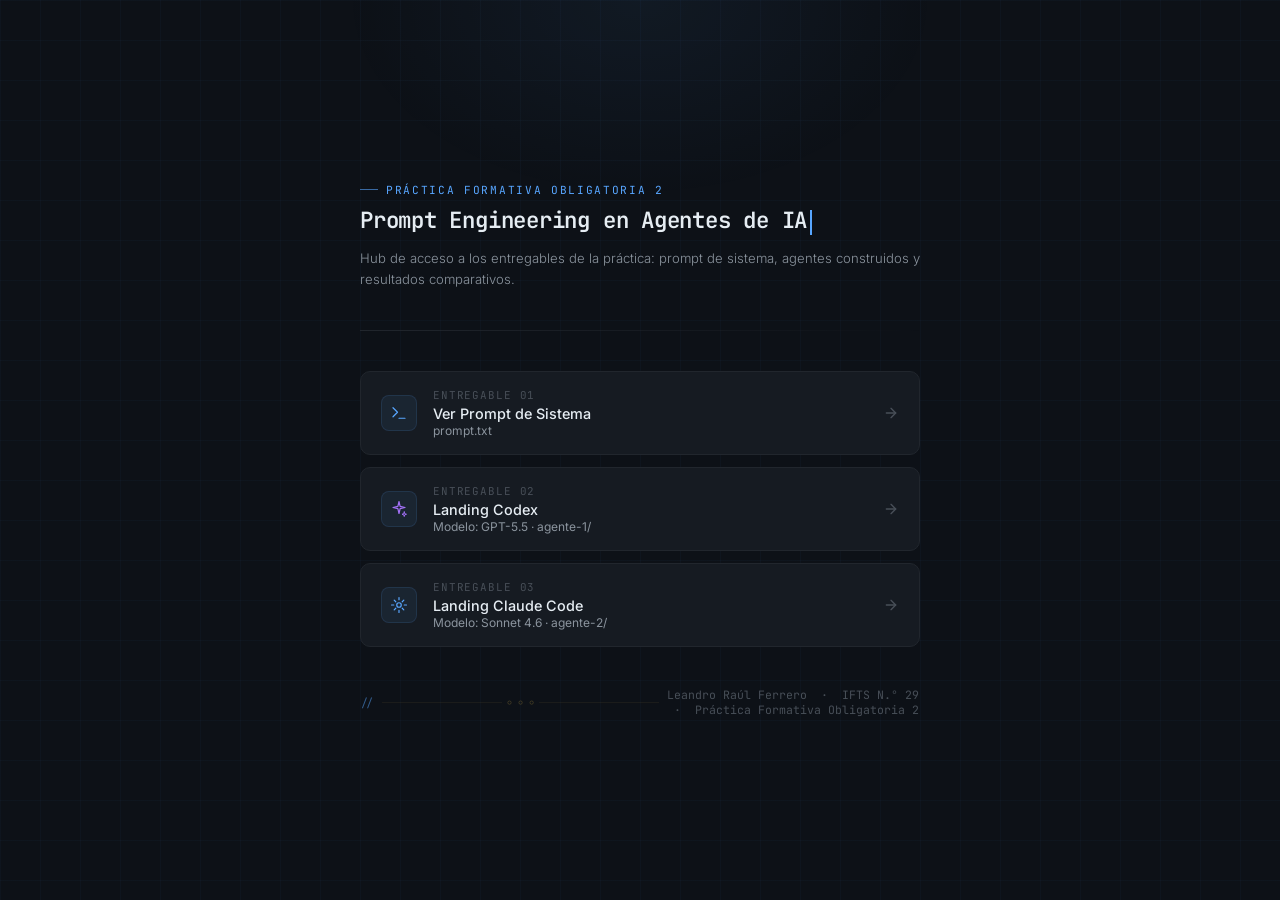
<file: index.html>
<!DOCTYPE html>
<html lang="es">
<head>
  <meta charset="UTF-8">
  <meta name="viewport" content="width=device-width, initial-scale=1.0">
  <title>PFO2: Prompt Engineering</title>
  <link rel="preconnect" href="https://fonts.googleapis.com">
  <link rel="preconnect" href="https://fonts.gstatic.com" crossorigin>
  <link href="https://fonts.googleapis.com/css2?family=Inter:wght@300;400;500;600&family=JetBrains+Mono:wght@400;600&display=swap" rel="stylesheet">
  <link rel="stylesheet" href="style.css">
</head>
<body>

  <div class="container">

    <header class="header">
      <span class="eyebrow">Práctica Formativa Obligatoria 2</span>
      <h1>Prompt Engineering en Agentes de IA<span class="cursor"></span></h1>
      <p class="subtitle">Hub de acceso a los entregables de la práctica: prompt de sistema, agentes construidos y resultados comparativos.</p>
    </header>

    <div class="divider"></div>

    <nav class="menu" aria-label="Entregables">

      <a href="prompt.txt" class="card">
        <div class="card-icon">
          <svg viewBox="0 0 24 24" fill="none" stroke="currentColor" stroke-width="1.6" stroke-linecap="round" stroke-linejoin="round" style="color: var(--accent)">
            <polyline points="4 17 10 11 4 5"/>
            <line x1="12" y1="19" x2="20" y2="19"/>
          </svg>
        </div>
        <div class="card-body">
          <div class="card-label">Entregable 01</div>
          <div class="card-title">Ver Prompt de Sistema</div>
          <div class="card-meta">prompt.txt</div>
        </div>
        <svg class="card-arrow" viewBox="0 0 24 24" width="16" height="16" fill="none" stroke="currentColor" stroke-width="2" stroke-linecap="round" stroke-linejoin="round">
          <line x1="5" y1="12" x2="19" y2="12"/>
          <polyline points="12 5 19 12 12 19"/>
        </svg>
      </a>

      <a href="agente-1/index.html" class="card">
        <div class="card-icon">
          <svg viewBox="0 0 24 24" fill="none" stroke="currentColor" stroke-width="1.6" stroke-linecap="round" stroke-linejoin="round" style="color: var(--accent-2)">
            <path d="M12 2L13.5 8.5L20 10L13.5 11.5L12 18L10.5 11.5L4 10L10.5 8.5L12 2Z"/>
            <path d="M19 16l.7 2.3L22 19l-2.3.7L19 22l-.7-2.3L16 19l2.3-.7L19 16Z" stroke-width="1.3"/>
          </svg>
        </div>
        <div class="card-body">
          <div class="card-label">Entregable 02</div>
          <div class="card-title">Landing Codex</div>
          <div class="card-meta">Modelo: GPT-5.5 · agente-1/</div>
        </div>
        <svg class="card-arrow" viewBox="0 0 24 24" width="16" height="16" fill="none" stroke="currentColor" stroke-width="2" stroke-linecap="round" stroke-linejoin="round">
          <line x1="5" y1="12" x2="19" y2="12"/>
          <polyline points="12 5 19 12 12 19"/>
        </svg>
      </a>

      <a href="agente-2/index.html" class="card">
        <div class="card-icon">
          <svg viewBox="0 0 24 24" fill="none" stroke="currentColor" stroke-width="1.6" stroke-linecap="round" stroke-linejoin="round" style="color: var(--accent)">
            <circle cx="12" cy="12" r="3"/>
            <path d="M12 2v3M12 19v3M2 12h3M19 12h3"/>
            <path d="M5.6 5.6l2.1 2.1M16.3 16.3l2.1 2.1M5.6 18.4l2.1-2.1M16.3 7.7l2.1-2.1"/>
          </svg>
        </div>
        <div class="card-body">
          <div class="card-label">Entregable 03</div>
          <div class="card-title">Landing Claude Code</div>
          <div class="card-meta">Modelo: Sonnet 4.6 · agente-2/</div>
        </div>
        <svg class="card-arrow" viewBox="0 0 24 24" width="16" height="16" fill="none" stroke="currentColor" stroke-width="2" stroke-linecap="round" stroke-linejoin="round">
          <line x1="5" y1="12" x2="19" y2="12"/>
          <polyline points="12 5 19 12 12 19"/>
        </svg>
      </a>

    </nav>

    <footer class="footer">
      <svg class="seal__rule" viewBox="0 0 300 10" xmlns="http://www.w3.org/2000/svg" aria-hidden="true">
        <line x1="0" y1="5" x2="130" y2="5" stroke="#c9a84c" stroke-width="0.4" opacity="0.25"/>
        <circle cx="138" cy="5" r="1.8" fill="none" stroke="#c9a84c" stroke-width="0.6" opacity="0.4"/>
        <circle cx="150" cy="5" r="1.8" fill="none" stroke="#c9a84c" stroke-width="0.6" opacity="0.4"/>
        <circle cx="162" cy="5" r="1.8" fill="none" stroke="#c9a84c" stroke-width="0.6" opacity="0.4"/>
        <line x1="170" y1="5" x2="300" y2="5" stroke="#c9a84c" stroke-width="0.4" opacity="0.25"/>
      </svg>
      <p class="seal__text">Leandro Ra&uacute;l Ferrero &nbsp;&middot;&nbsp; IFTS N.&deg; 29 &nbsp;&middot;&nbsp; Pr&aacute;ctica Formativa Obligatoria 2</p>
    </footer>

  </div>

</body>
</html>
</file>
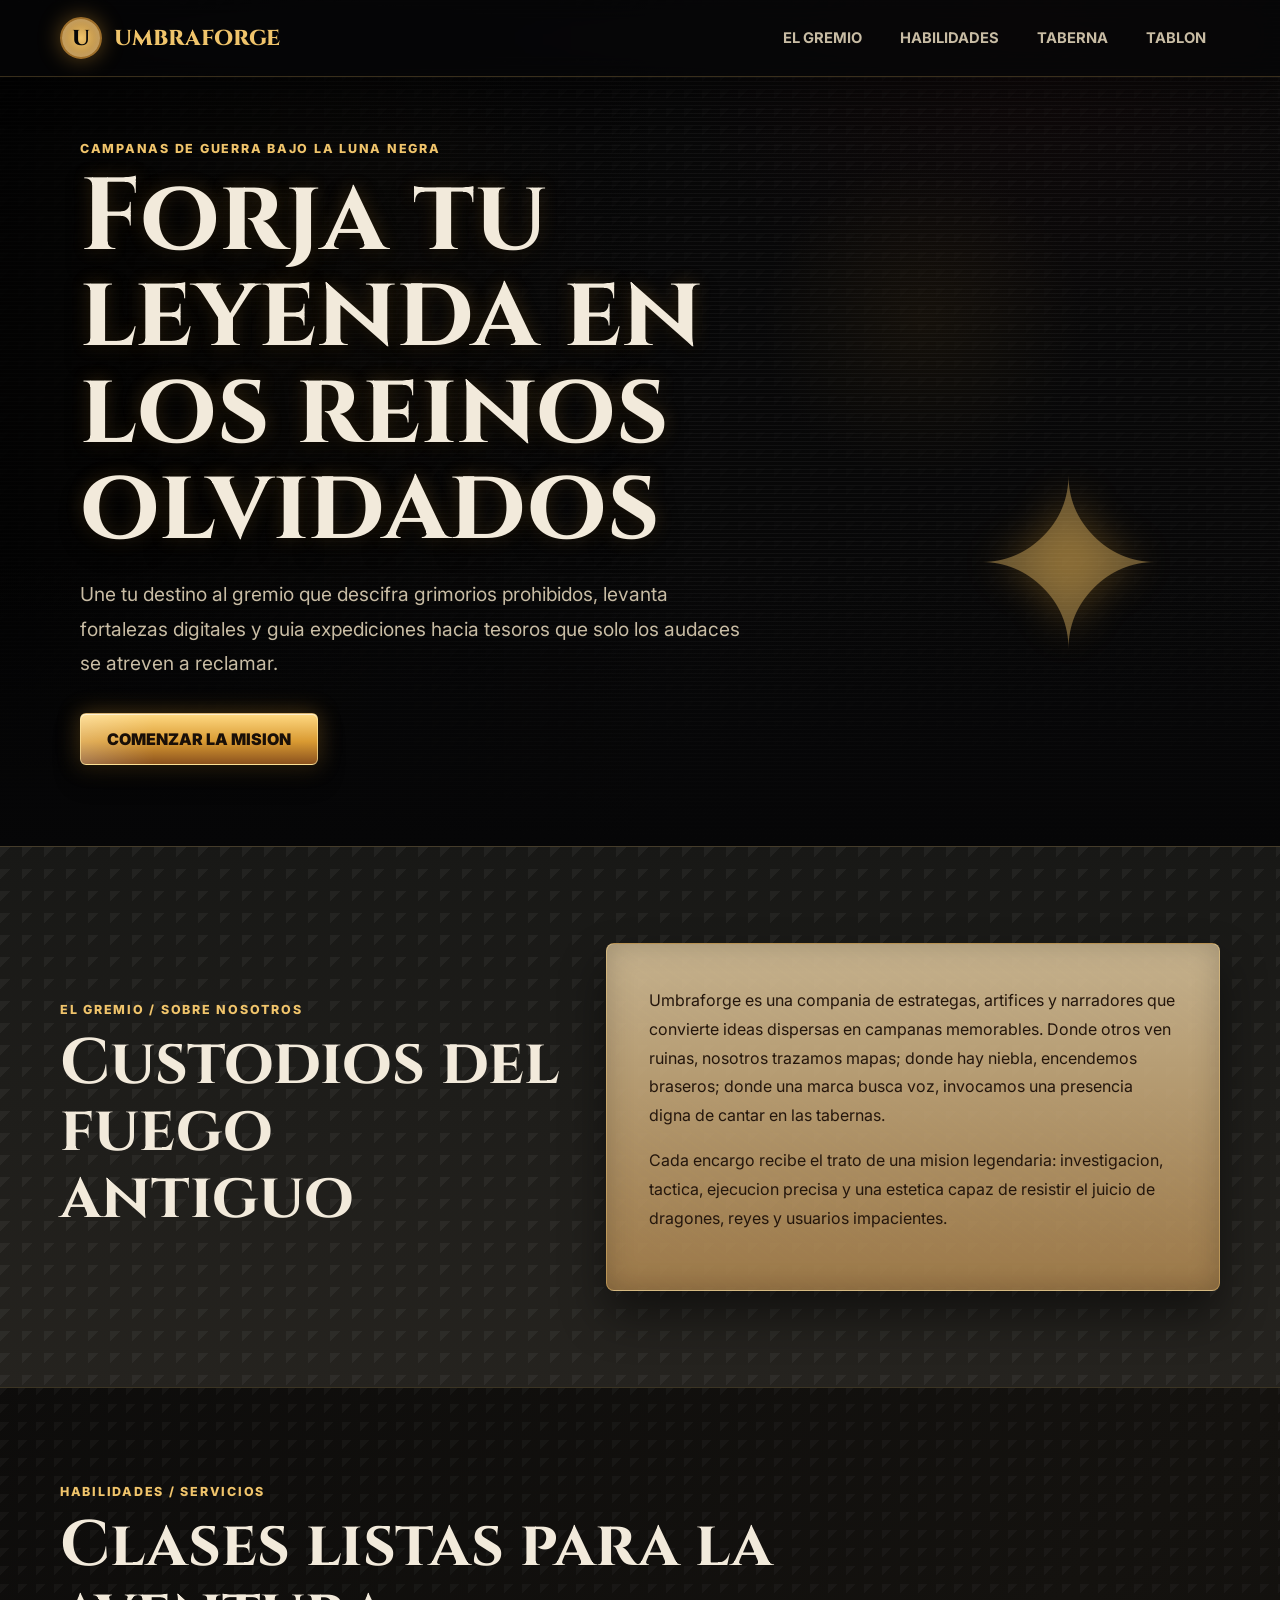
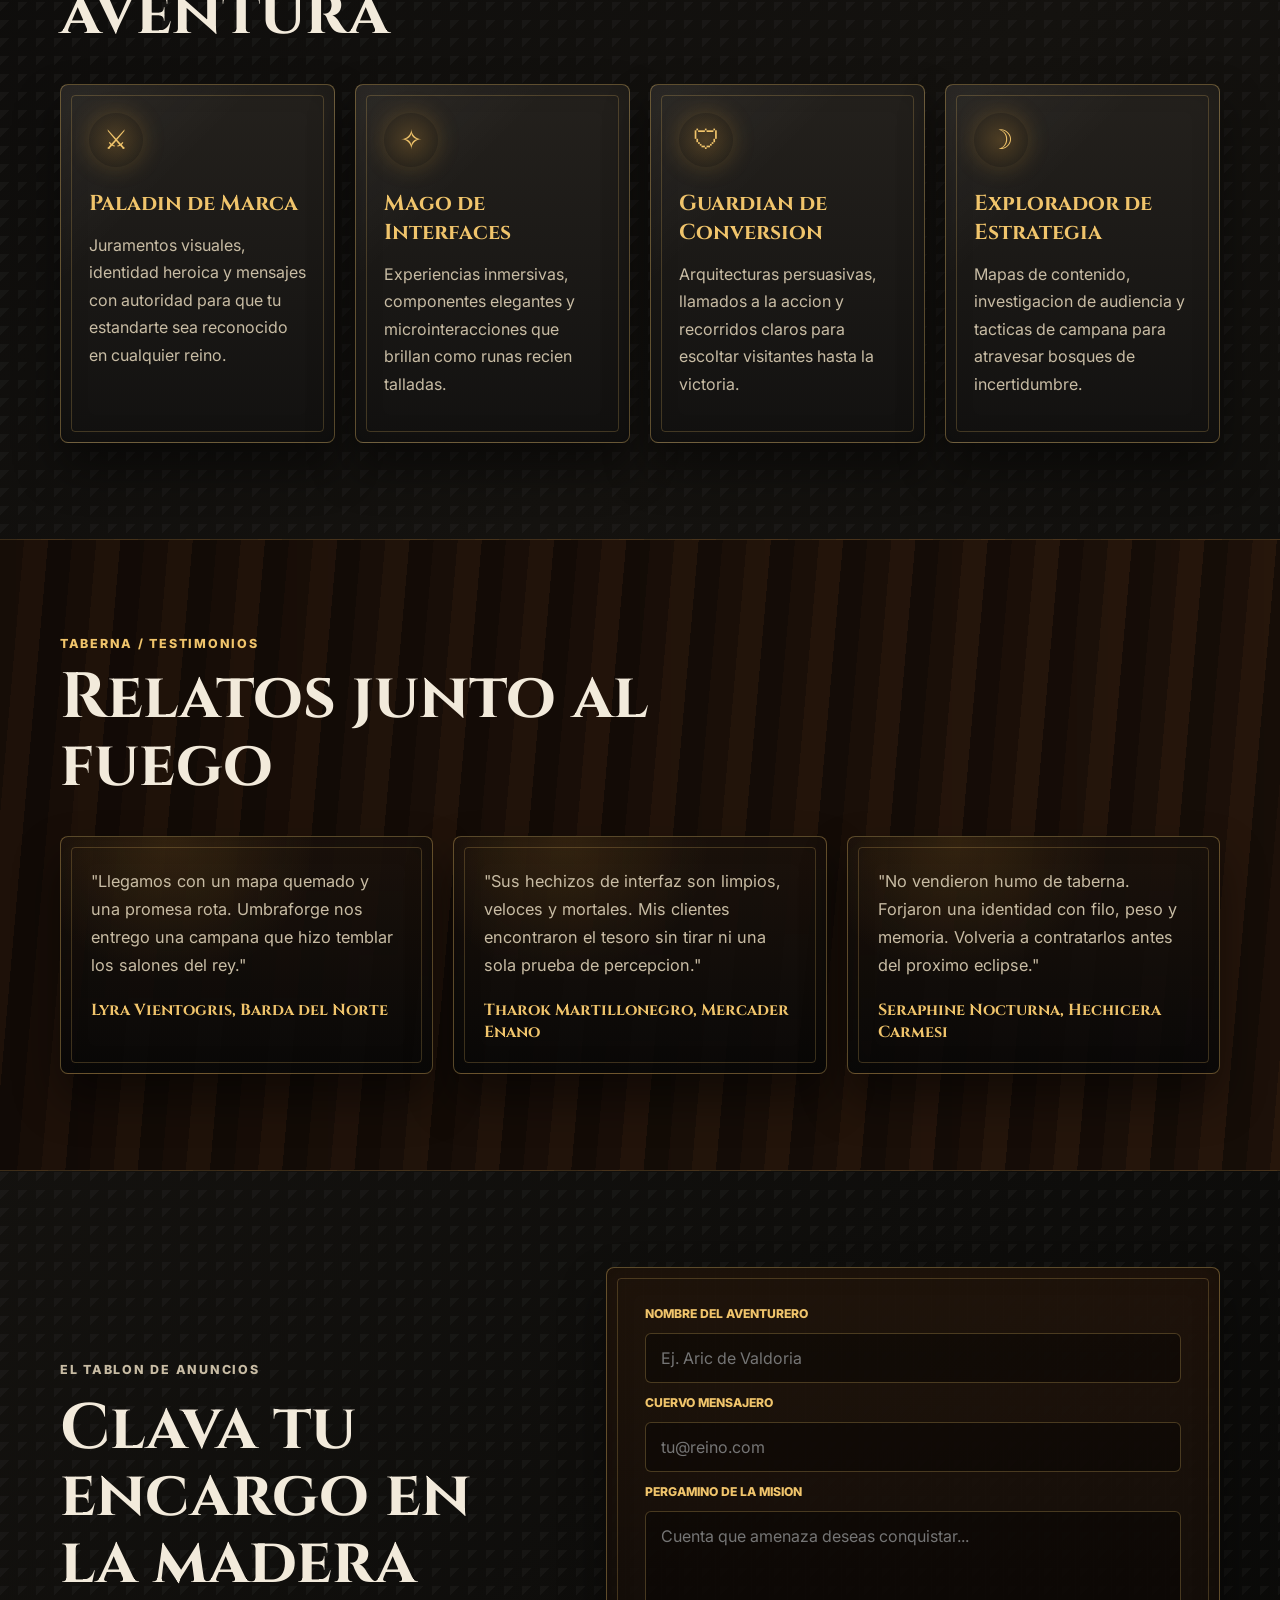
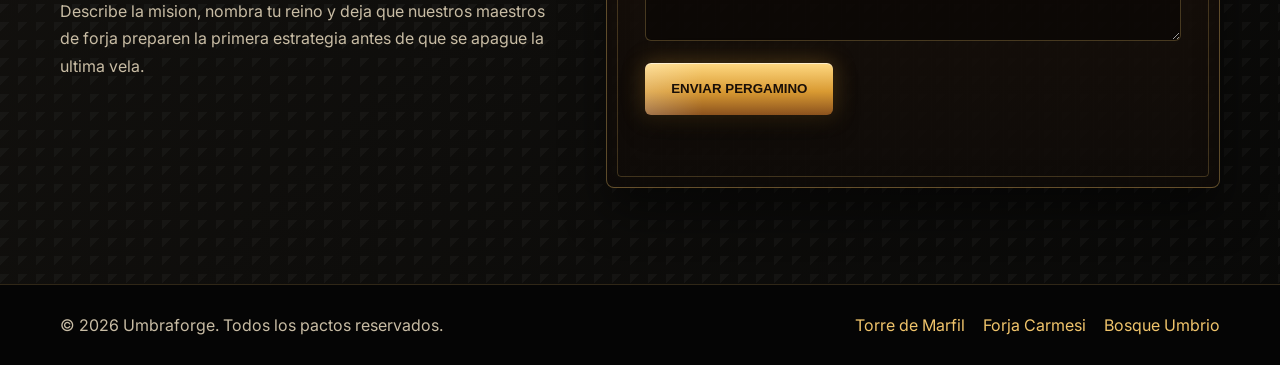
<file: agente-1/index.html>
<!DOCTYPE html>
<html lang="es">
<head>
  <meta charset="UTF-8">
  <meta name="viewport" content="width=device-width, initial-scale=1.0">
  <title>Umbraforge | Gremio de Aventureros</title>
  <link rel="preconnect" href="https://fonts.googleapis.com">
  <link rel="preconnect" href="https://fonts.gstatic.com" crossorigin>
  <link href="https://fonts.googleapis.com/css2?family=Cinzel:wght@600;700;800&family=Inter:wght@400;500;600;700&display=swap" rel="stylesheet">
  <link rel="stylesheet" href="style.css">
</head>
<body>
  <header class="site-header" id="inicio">
    <nav class="navbar" aria-label="Navegacion principal">
      <a class="brand" href="#inicio" aria-label="Umbraforge, volver al inicio">
        <span class="brand-mark">U</span>
        <span>Umbraforge</span>
      </a>

      <button class="nav-toggle" type="button" aria-label="Abrir menu" aria-expanded="false">
        <span></span>
        <span></span>
        <span></span>
      </button>

      <ul class="nav-links">
        <li><a href="#gremio">El Gremio</a></li>
        <li><a href="#habilidades">Habilidades</a></li>
        <li><a href="#taberna">Taberna</a></li>
        <li><a href="#contacto">Tablon</a></li>
      </ul>
    </nav>
  </header>

  <main>
    <section class="hero section-reveal" aria-labelledby="hero-title">
      <div class="hero-overlay"></div>
      <div class="hero-content">
        <p class="eyebrow">Campanas de guerra bajo la luna negra</p>
        <h1 id="hero-title">Forja tu leyenda en los reinos olvidados</h1>
        <p class="hero-copy">
          Une tu destino al gremio que descifra grimorios prohibidos, levanta fortalezas digitales y guia expediciones hacia tesoros que solo los audaces se atreven a reclamar.
        </p>
        <a class="cta-button" href="#contacto">Comenzar la Mision</a>
      </div>
      <div class="hero-rune" aria-hidden="true">✦</div>
    </section>

    <section class="section band-stone section-reveal" id="gremio" aria-labelledby="gremio-title">
      <div class="section-inner split-layout">
        <div>
          <p class="eyebrow">El Gremio / Sobre Nosotros</p>
          <h2 id="gremio-title">Custodios del fuego antiguo</h2>
        </div>
        <div class="parchment-panel">
          <p>
            Umbraforge es una compania de estrategas, artifices y narradores que convierte ideas dispersas en campanas memorables. Donde otros ven ruinas, nosotros trazamos mapas; donde hay niebla, encendemos braseros; donde una marca busca voz, invocamos una presencia digna de cantar en las tabernas.
          </p>
          <p>
            Cada encargo recibe el trato de una mision legendaria: investigacion, tactica, ejecucion precisa y una estetica capaz de resistir el juicio de dragones, reyes y usuarios impacientes.
          </p>
        </div>
      </div>
    </section>

    <section class="section section-reveal" id="habilidades" aria-labelledby="habilidades-title">
      <div class="section-inner">
        <div class="section-heading">
          <p class="eyebrow">Habilidades / Servicios</p>
          <h2 id="habilidades-title">Clases listas para la aventura</h2>
        </div>

        <div class="service-grid">
          <article class="ornate-card">
            <span class="card-icon">⚔</span>
            <h3>Paladin de Marca</h3>
            <p>Juramentos visuales, identidad heroica y mensajes con autoridad para que tu estandarte sea reconocido en cualquier reino.</p>
          </article>
          <article class="ornate-card">
            <span class="card-icon">✧</span>
            <h3>Mago de Interfaces</h3>
            <p>Experiencias inmersivas, componentes elegantes y microinteracciones que brillan como runas recien talladas.</p>
          </article>
          <article class="ornate-card">
            <span class="card-icon">🛡</span>
            <h3>Guardian de Conversion</h3>
            <p>Arquitecturas persuasivas, llamados a la accion y recorridos claros para escoltar visitantes hasta la victoria.</p>
          </article>
          <article class="ornate-card">
            <span class="card-icon">☽</span>
            <h3>Explorador de Estrategia</h3>
            <p>Mapas de contenido, investigacion de audiencia y tacticas de campana para atravesar bosques de incertidumbre.</p>
          </article>
        </div>
      </div>
    </section>

    <section class="section band-wood section-reveal" id="taberna" aria-labelledby="taberna-title">
      <div class="section-inner">
        <div class="section-heading">
          <p class="eyebrow">Taberna / Testimonios</p>
          <h2 id="taberna-title">Relatos junto al fuego</h2>
        </div>

        <div class="testimonial-grid">
          <figure class="testimonial">
            <blockquote>
              "Llegamos con un mapa quemado y una promesa rota. Umbraforge nos entrego una campana que hizo temblar los salones del rey."
            </blockquote>
            <figcaption>Lyra Vientogris, Barda del Norte</figcaption>
          </figure>
          <figure class="testimonial">
            <blockquote>
              "Sus hechizos de interfaz son limpios, veloces y mortales. Mis clientes encontraron el tesoro sin tirar ni una sola prueba de percepcion."
            </blockquote>
            <figcaption>Tharok Martillonegro, Mercader Enano</figcaption>
          </figure>
          <figure class="testimonial">
            <blockquote>
              "No vendieron humo de taberna. Forjaron una identidad con filo, peso y memoria. Volveria a contratarlos antes del proximo eclipse."
            </blockquote>
            <figcaption>Seraphine Nocturna, Hechicera Carmesi</figcaption>
          </figure>
        </div>
      </div>
    </section>

    <section class="section section-reveal" id="contacto" aria-labelledby="contacto-title">
      <div class="section-inner contact-layout">
        <div class="notice-copy">
          <p class="eyebrow">El Tablon de Anuncios</p>
          <h2 id="contacto-title">Clava tu encargo en la madera</h2>
          <p>
            Describe la mision, nombra tu reino y deja que nuestros maestros de forja preparen la primera estrategia antes de que se apague la ultima vela.
          </p>
        </div>

        <form class="quest-form" action="#" method="post">
          <label for="nombre">Nombre del aventurero</label>
          <input id="nombre" name="nombre" type="text" placeholder="Ej. Aric de Valdoria" required>

          <label for="email">Cuervo mensajero</label>
          <input id="email" name="email" type="email" placeholder="tu@reino.com" required>

          <label for="mensaje">Pergamino de la mision</label>
          <textarea id="mensaje" name="mensaje" rows="5" placeholder="Cuenta que amenaza deseas conquistar..." required></textarea>

          <button class="cta-button form-button" type="submit">Enviar Pergamino</button>
          <p class="form-status" aria-live="polite"></p>
        </form>
      </div>
    </section>
  </main>

  <footer class="footer">
    <div class="footer-inner">
      <p>&copy; 2026 Umbraforge. Todos los pactos reservados.</p>
      <div class="footer-links" aria-label="Reinos aliados">
        <a href="#">Torre de Marfil</a>
        <a href="#">Forja Carmesi</a>
        <a href="#">Bosque Umbrio</a>
      </div>
    </div>
  </footer>

  <script src="script.js"></script>
</body>
</html>
</file>
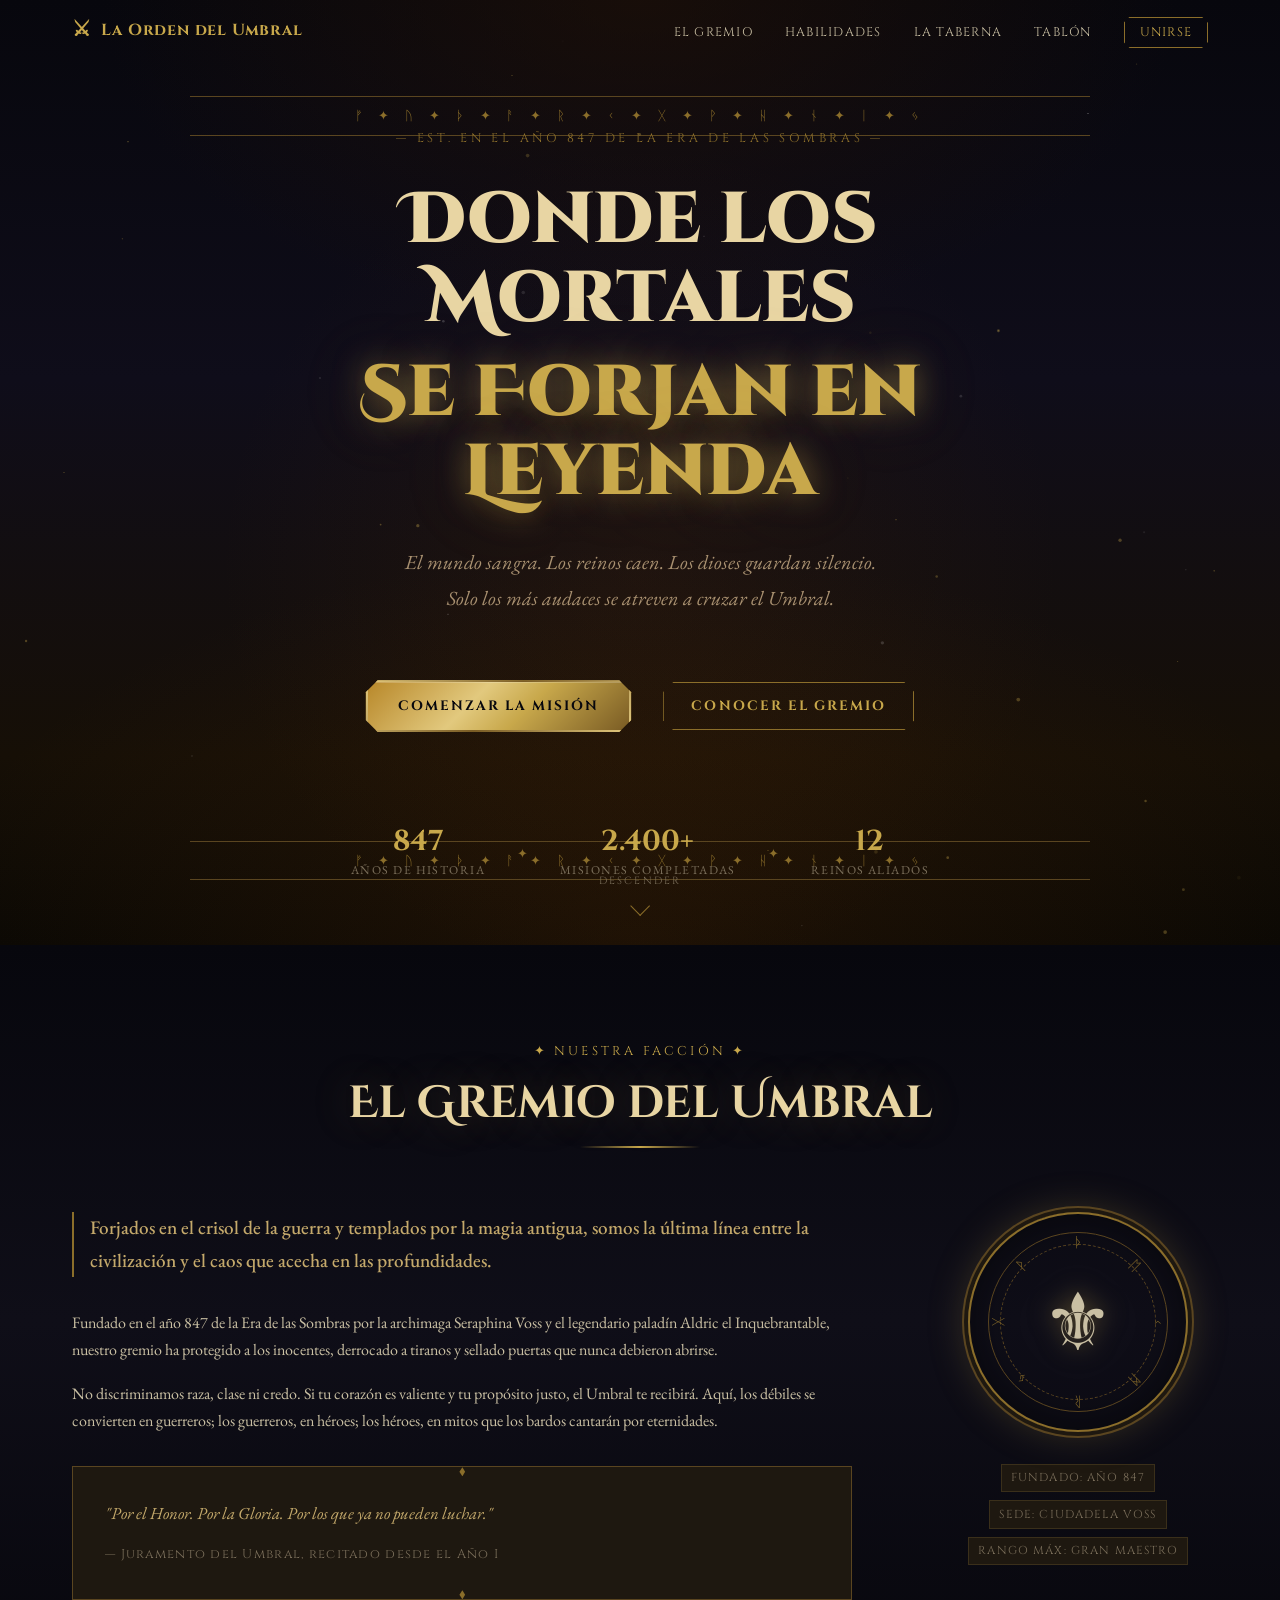
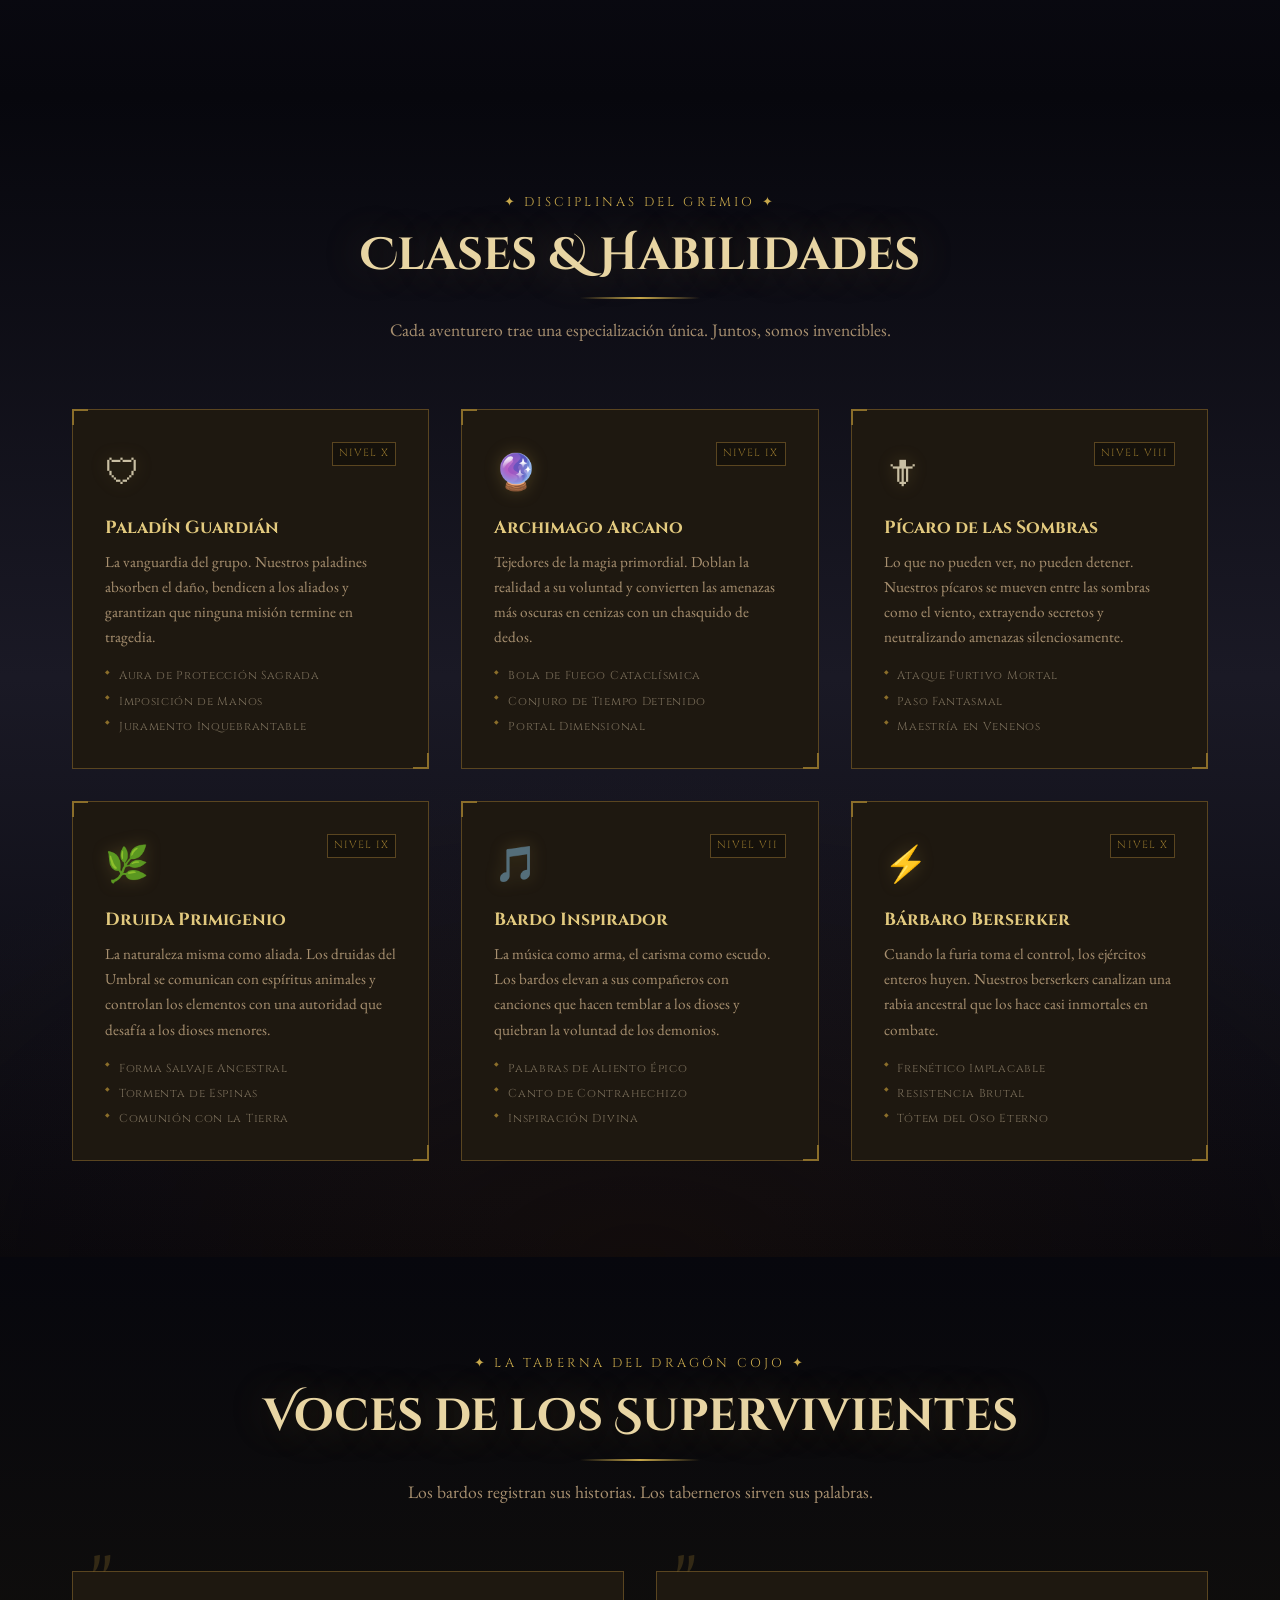
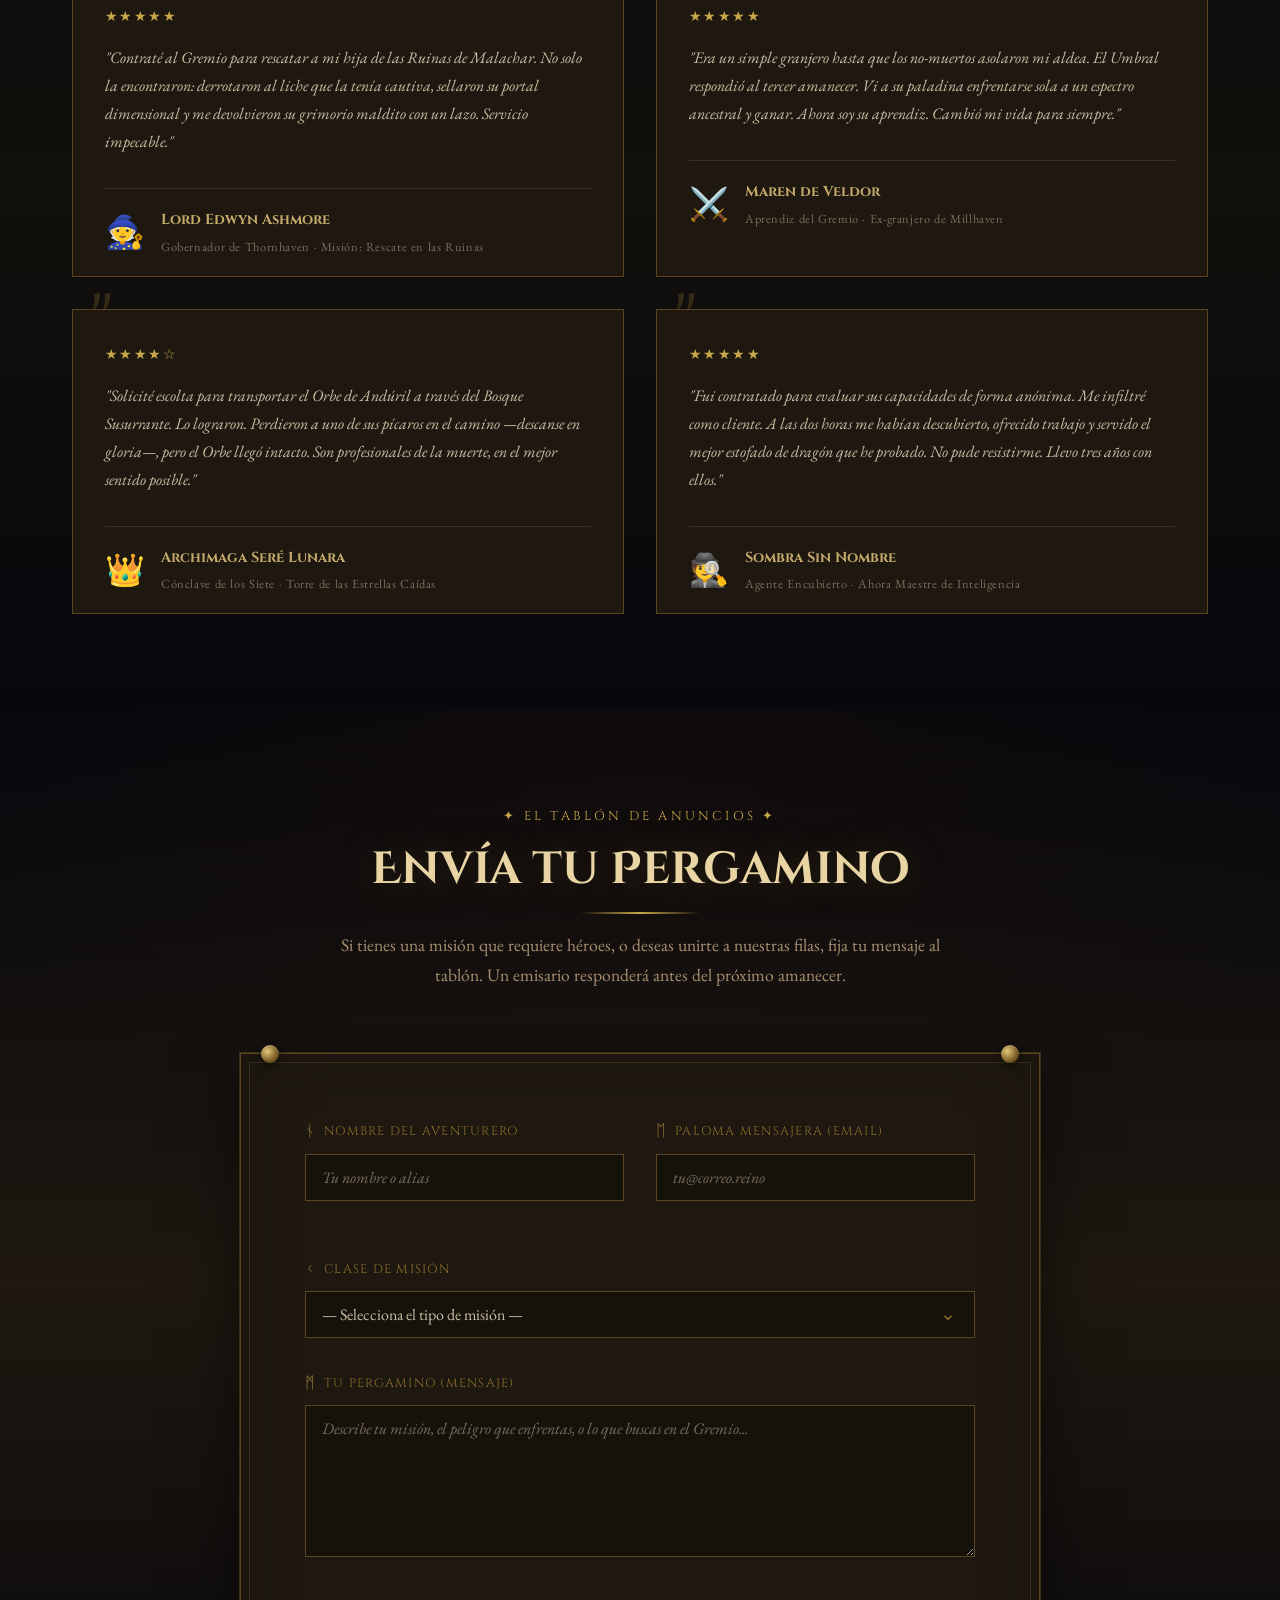
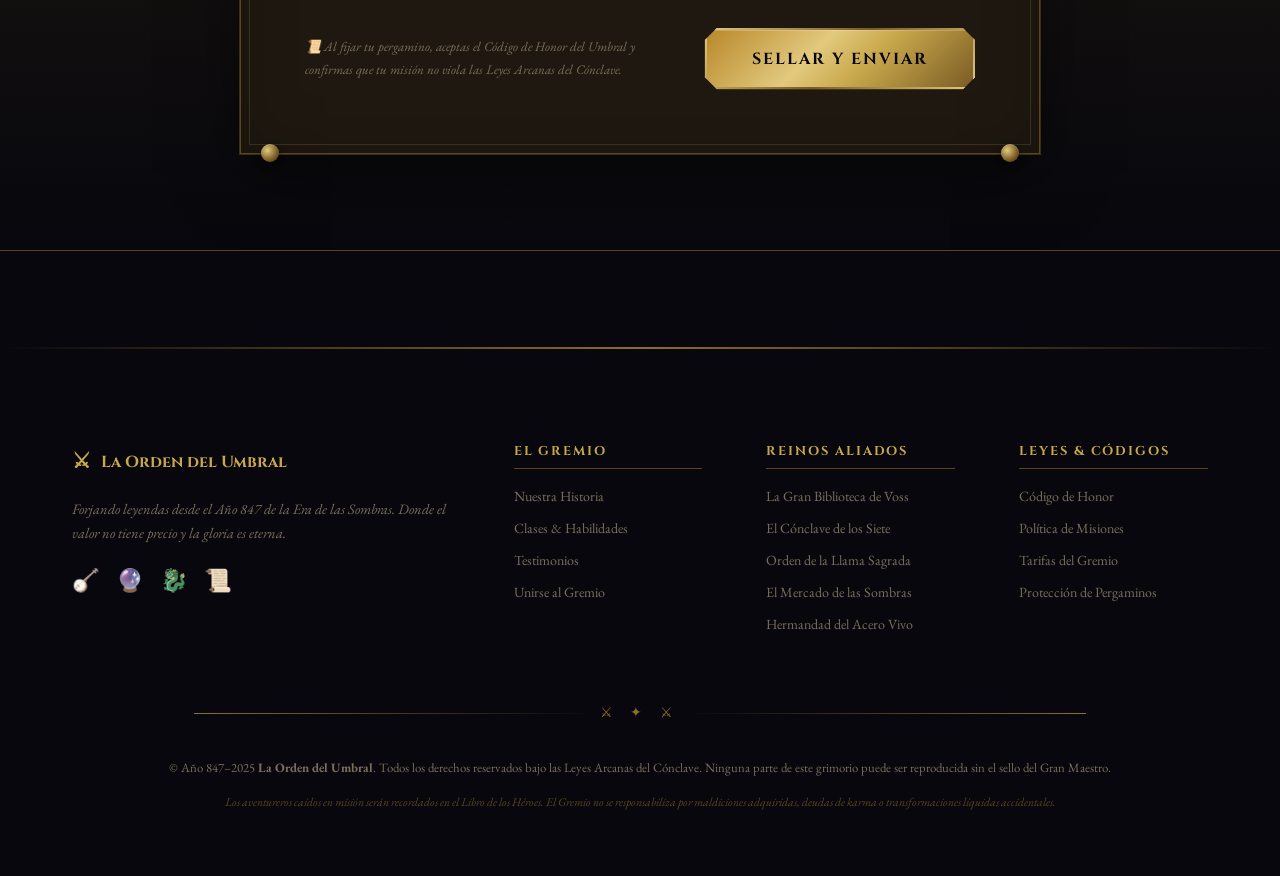
<file: agente-2/index.html>
<!DOCTYPE html>
<html lang="es">
<head>
  <meta charset="UTF-8" />
  <meta name="viewport" content="width=device-width, initial-scale=1.0" />
  <title>La Orden del Umbral | Gremio de Aventureros</title>
  <link rel="preconnect" href="https://fonts.googleapis.com" />
  <link rel="preconnect" href="https://fonts.gstatic.com" crossorigin />
  <link href="https://fonts.googleapis.com/css2?family=Cinzel+Decorative:wght@400;700;900&family=Cinzel:wght@400;600;700&family=EB+Garamond:ital,wght@0,400;0,500;0,600;1,400;1,500&display=swap" rel="stylesheet" />
  <link rel="stylesheet" href="style.css" />
</head>
<body>

  <!-- ═══════════════════════════════════════════
       HEADER / NAVEGACIÓN
  ═══════════════════════════════════════════ -->
  <header class="site-header" id="site-header">
    <div class="header-inner container">
      <div class="logo">
        <span class="logo-rune">⚔</span>
        <span class="logo-text">La Orden del Umbral</span>
      </div>
      <button class="nav-toggle" id="nav-toggle" aria-label="Abrir menú" aria-expanded="false">
        <span></span><span></span><span></span>
      </button>
      <nav class="main-nav" id="main-nav" aria-label="Navegación principal">
        <ul>
          <li><a href="#gremio">El Gremio</a></li>
          <li><a href="#habilidades">Habilidades</a></li>
          <li><a href="#taberna">La Taberna</a></li>
          <li><a href="#tablon">Tablón</a></li>
          <li><a href="#tablon" class="nav-cta">Unirse</a></li>
        </ul>
      </nav>
    </div>
  </header>

  <main>

    <!-- ═══════════════════════════════════════════
         HERO SECTION
    ═══════════════════════════════════════════ -->
    <section class="hero" id="hero" aria-label="Sección principal">
      <div class="hero-bg-overlay"></div>
      <div class="rune-border rune-border--top"></div>
      <div class="rune-border rune-border--bottom"></div>

      <div class="hero-content container fade-in">
        <p class="hero-eyebrow">— Est. en el Año 847 de la Era de las Sombras —</p>
        <h1 class="hero-title">
          <span class="title-line">Donde los Mortales</span>
          <span class="title-line title-line--gold">Se Forjan en Leyenda</span>
        </h1>
        <p class="hero-subtitle">
          El mundo sangra. Los reinos caen. Los dioses guardan silencio.<br />
          Solo los más audaces se atreven a cruzar el Umbral.
        </p>
        <div class="hero-actions">
          <a href="#tablon" class="btn btn--primary">
            <span class="btn-inner">Comenzar la Misión</span>
          </a>
          <a href="#gremio" class="btn btn--ghost">Conocer el Gremio</a>
        </div>
        <div class="hero-stats">
          <div class="stat">
            <span class="stat-number">847</span>
            <span class="stat-label">Años de Historia</span>
          </div>
          <div class="stat-divider">✦</div>
          <div class="stat">
            <span class="stat-number">2.400+</span>
            <span class="stat-label">Misiones Completadas</span>
          </div>
          <div class="stat-divider">✦</div>
          <div class="stat">
            <span class="stat-number">12</span>
            <span class="stat-label">Reinos Aliados</span>
          </div>
        </div>
      </div>

      <div class="scroll-indicator" aria-hidden="true">
        <span>Descender</span>
        <div class="scroll-arrow"></div>
      </div>
    </section>

    <!-- ═══════════════════════════════════════════
         EL GREMIO / SOBRE NOSOTROS
    ═══════════════════════════════════════════ -->
    <section class="section gremio" id="gremio" aria-label="Sobre el Gremio">
      <div class="container">
        <div class="section-header reveal">
          <span class="section-eyebrow">✦ Nuestra Facción ✦</span>
          <h2 class="section-title">El Gremio del Umbral</h2>
          <div class="title-ornament" aria-hidden="true"></div>
        </div>

        <div class="gremio-grid reveal">
          <div class="gremio-text">
            <p class="lead-text">
              Forjados en el crisol de la guerra y templados por la magia antigua, somos la última línea
              entre la civilización y el caos que acecha en las profundidades.
            </p>
            <p>
              Fundado en el año 847 de la Era de las Sombras por la archimaga Seraphina Voss y el
              legendario paladín Aldric el Inquebrantable, nuestro gremio ha protegido a los inocentes,
              derrocado a tiranos y sellado puertas que nunca debieron abrirse.
            </p>
            <p>
              No discriminamos raza, clase ni credo. Si tu corazón es valiente y tu propósito justo,
              el Umbral te recibirá. Aquí, los débiles se convierten en guerreros; los guerreros, en héroes;
              los héroes, en mitos que los bardos cantarán por eternidades.
            </p>
            <div class="gremio-credo">
              <blockquote>
                "Por el Honor. Por la Gloria. Por los que ya no pueden luchar."
                <cite>— Juramento del Umbral, recitado desde el Año I</cite>
              </blockquote>
            </div>
          </div>

          <div class="gremio-emblema">
            <div class="emblema-frame">
              <div class="emblema-inner">
                <div class="emblema-symbol" aria-hidden="true">⚜</div>
                <div class="emblema-ring emblema-ring--1" aria-hidden="true"></div>
                <div class="emblema-ring emblema-ring--2" aria-hidden="true"></div>
                <div class="emblema-runes" aria-hidden="true">
                  <span>ᚠ</span><span>ᚢ</span><span>ᚦ</span><span>ᚨ</span>
                  <span>ᚱ</span><span>ᚲ</span><span>ᚷ</span><span>ᚹ</span>
                </div>
              </div>
            </div>
            <div class="emblema-labels">
              <div class="emblema-label">Fundado: Año 847</div>
              <div class="emblema-label">Sede: Ciudadela Voss</div>
              <div class="emblema-label">Rango máx: Gran Maestro</div>
            </div>
          </div>
        </div>
      </div>
    </section>

    <!-- ═══════════════════════════════════════════
         HABILIDADES / SERVICIOS
    ═══════════════════════════════════════════ -->
    <section class="section habilidades" id="habilidades" aria-label="Habilidades y Servicios">
      <div class="container">
        <div class="section-header reveal">
          <span class="section-eyebrow">✦ Disciplinas del Gremio ✦</span>
          <h2 class="section-title">Clases & Habilidades</h2>
          <div class="title-ornament" aria-hidden="true"></div>
          <p class="section-desc">
            Cada aventurero trae una especialización única. Juntos, somos invencibles.
          </p>
        </div>

        <div class="habilidades-grid">

          <article class="skill-card reveal" data-class="paladin">
            <div class="skill-card__header">
              <div class="skill-icon" aria-hidden="true">🛡</div>
              <div class="skill-badge">Nivel X</div>
            </div>
            <h3 class="skill-card__title">Paladín Guardián</h3>
            <p class="skill-card__desc">
              La vanguardia del grupo. Nuestros paladines absorben el daño, bendicen a los aliados
              y garantizan que ninguna misión termine en tragedia.
            </p>
            <ul class="skill-list">
              <li>Aura de Protección Sagrada</li>
              <li>Imposición de Manos</li>
              <li>Juramento Inquebrantable</li>
            </ul>
          </article>

          <article class="skill-card reveal" data-class="mago">
            <div class="skill-card__header">
              <div class="skill-icon" aria-hidden="true">🔮</div>
              <div class="skill-badge">Nivel IX</div>
            </div>
            <h3 class="skill-card__title">Archimago Arcano</h3>
            <p class="skill-card__desc">
              Tejedores de la magia primordial. Doblan la realidad a su voluntad y convierten las
              amenazas más oscuras en cenizas con un chasquido de dedos.
            </p>
            <ul class="skill-list">
              <li>Bola de Fuego Cataclísmica</li>
              <li>Conjuro de Tiempo Detenido</li>
              <li>Portal Dimensional</li>
            </ul>
          </article>

          <article class="skill-card reveal" data-class="ladron">
            <div class="skill-card__header">
              <div class="skill-icon" aria-hidden="true">🗡</div>
              <div class="skill-badge">Nivel VIII</div>
            </div>
            <h3 class="skill-card__title">Pícaro de las Sombras</h3>
            <p class="skill-card__desc">
              Lo que no pueden ver, no pueden detener. Nuestros pícaros se mueven entre las sombras
              como el viento, extrayendo secretos y neutralizando amenazas silenciosamente.
            </p>
            <ul class="skill-list">
              <li>Ataque Furtivo Mortal</li>
              <li>Paso Fantasmal</li>
              <li>Maestría en Venenos</li>
            </ul>
          </article>

          <article class="skill-card reveal" data-class="druida">
            <div class="skill-card__header">
              <div class="skill-icon" aria-hidden="true">🌿</div>
              <div class="skill-badge">Nivel IX</div>
            </div>
            <h3 class="skill-card__title">Druida Primigenio</h3>
            <p class="skill-card__desc">
              La naturaleza misma como aliada. Los druidas del Umbral se comunican con espíritus
              animales y controlan los elementos con una autoridad que desafía a los dioses menores.
            </p>
            <ul class="skill-list">
              <li>Forma Salvaje Ancestral</li>
              <li>Tormenta de Espinas</li>
              <li>Comunión con la Tierra</li>
            </ul>
          </article>

          <article class="skill-card reveal" data-class="bardo">
            <div class="skill-card__header">
              <div class="skill-icon" aria-hidden="true">🎵</div>
              <div class="skill-badge">Nivel VII</div>
            </div>
            <h3 class="skill-card__title">Bardo Inspirador</h3>
            <p class="skill-card__desc">
              La música como arma, el carisma como escudo. Los bardos elevan a sus compañeros con
              canciones que hacen temblar a los dioses y quiebran la voluntad de los demonios.
            </p>
            <ul class="skill-list">
              <li>Palabras de Aliento Épico</li>
              <li>Canto de Contrahechizo</li>
              <li>Inspiración Divina</li>
            </ul>
          </article>

          <article class="skill-card reveal" data-class="barbaro">
            <div class="skill-card__header">
              <div class="skill-icon" aria-hidden="true">⚡</div>
              <div class="skill-badge">Nivel X</div>
            </div>
            <h3 class="skill-card__title">Bárbaro Berserker</h3>
            <p class="skill-card__desc">
              Cuando la furia toma el control, los ejércitos enteros huyen. Nuestros berserkers
              canalizan una rabia ancestral que los hace casi inmortales en combate.
            </p>
            <ul class="skill-list">
              <li>Frenético Implacable</li>
              <li>Resistencia Brutal</li>
              <li>Tótem del Oso Eterno</li>
            </ul>
          </article>

        </div>
      </div>
    </section>

    <!-- ═══════════════════════════════════════════
         TABERNA / TESTIMONIOS
    ═══════════════════════════════════════════ -->
    <section class="section taberna" id="taberna" aria-label="Testimonios de Aventureros">
      <div class="container">
        <div class="section-header reveal">
          <span class="section-eyebrow">✦ La Taberna del Dragón Cojo ✦</span>
          <h2 class="section-title">Voces de los Supervivientes</h2>
          <div class="title-ornament" aria-hidden="true"></div>
          <p class="section-desc">
            Los bardos registran sus historias. Los taberneros sirven sus palabras.
          </p>
        </div>

        <div class="testimonios-grid">

          <article class="testimonio-card reveal">
            <div class="testimonio-stars" aria-label="5 de 5 estrellas">
              <span aria-hidden="true">★★★★★</span>
            </div>
            <blockquote class="testimonio-texto">
              "Contraté al Gremio para rescatar a mi hija de las Ruinas de Malachar. No solo la
              encontraron: derrotaron al liche que la tenía cautiva, sellaron su portal dimensional y
              me devolvieron su grimorio maldito con un lazo. Servicio impecable."
            </blockquote>
            <footer class="testimonio-footer">
              <div class="testimonio-avatar" aria-hidden="true">🧙</div>
              <div class="testimonio-info">
                <strong>Lord Edwyn Ashmore</strong>
                <span>Gobernador de Thornhaven · Misión: Rescate en las Ruinas</span>
              </div>
            </footer>
          </article>

          <article class="testimonio-card reveal">
            <div class="testimonio-stars" aria-label="5 de 5 estrellas">
              <span aria-hidden="true">★★★★★</span>
            </div>
            <blockquote class="testimonio-texto">
              "Era un simple granjero hasta que los no-muertos asolaron mi aldea. El Umbral respondió
              al tercer amanecer. Vi a su paladina enfrentarse sola a un espectro ancestral y ganar.
              Ahora soy su aprendiz. Cambió mi vida para siempre."
            </blockquote>
            <footer class="testimonio-footer">
              <div class="testimonio-avatar" aria-hidden="true">⚔️</div>
              <div class="testimonio-info">
                <strong>Maren de Veldor</strong>
                <span>Aprendiz del Gremio · Ex-granjero de Millhaven</span>
              </div>
            </footer>
          </article>

          <article class="testimonio-card reveal">
            <div class="testimonio-stars" aria-label="4 de 5 estrellas">
              <span aria-hidden="true">★★★★☆</span>
            </div>
            <blockquote class="testimonio-texto">
              "Solicité escolta para transportar el Orbe de Andúril a través del Bosque Susurrante.
              Lo lograron. Perdieron a uno de sus pícaros en el camino —descanse en gloria—, pero el
              Orbe llegó intacto. Son profesionales de la muerte, en el mejor sentido posible."
            </blockquote>
            <footer class="testimonio-footer">
              <div class="testimonio-avatar" aria-hidden="true">👑</div>
              <div class="testimonio-info">
                <strong>Archimaga Seré Lunara</strong>
                <span>Cónclave de los Siete · Torre de las Estrellas Caídas</span>
              </div>
            </footer>
          </article>

          <article class="testimonio-card reveal">
            <div class="testimonio-stars" aria-label="5 de 5 estrellas">
              <span aria-hidden="true">★★★★★</span>
            </div>
            <blockquote class="testimonio-texto">
              "Fui contratado para evaluar sus capacidades de forma anónima. Me infiltré como cliente.
              A las dos horas me habían descubierto, ofrecido trabajo y servido el mejor estofado de
              dragón que he probado. No pude resistirme. Llevo tres años con ellos."
            </blockquote>
            <footer class="testimonio-footer">
              <div class="testimonio-avatar" aria-hidden="true">🕵️</div>
              <div class="testimonio-info">
                <strong>Sombra Sin Nombre</strong>
                <span>Agente Encubierto · Ahora Maestre de Inteligencia</span>
              </div>
            </footer>
          </article>

        </div>
      </div>
    </section>

    <!-- ═══════════════════════════════════════════
         TABLÓN DE ANUNCIOS / FORMULARIO
    ═══════════════════════════════════════════ -->
    <section class="section tablon" id="tablon" aria-label="Formulario de Contacto">
      <div class="container">
        <div class="section-header reveal">
          <span class="section-eyebrow">✦ El Tablón de Anuncios ✦</span>
          <h2 class="section-title">Envía tu Pergamino</h2>
          <div class="title-ornament" aria-hidden="true"></div>
          <p class="section-desc">
            Si tienes una misión que requiere héroes, o deseas unirte a nuestras filas,
            fija tu mensaje al tablón. Un emisario responderá antes del próximo amanecer.
          </p>
        </div>

        <div class="tablon-wrapper reveal">
          <div class="tablon-decoraciones" aria-hidden="true">
            <div class="tachuela tachuela--tl"></div>
            <div class="tachuela tachuela--tr"></div>
            <div class="tachuela tachuela--bl"></div>
            <div class="tachuela tachuela--br"></div>
          </div>

          <form class="pergamino-form" id="contact-form" novalidate>
            <div class="form-row">
              <div class="form-group">
                <label for="nombre" class="form-label">
                  <span class="label-rune" aria-hidden="true">ᚾ</span>
                  Nombre del Aventurero
                </label>
                <input
                  type="text"
                  id="nombre"
                  name="nombre"
                  class="form-input"
                  placeholder="Tu nombre o alias"
                  autocomplete="name"
                  required
                />
                <span class="form-error" aria-live="polite"></span>
              </div>
              <div class="form-group">
                <label for="email" class="form-label">
                  <span class="label-rune" aria-hidden="true">ᛖ</span>
                  Paloma Mensajera (Email)
                </label>
                <input
                  type="email"
                  id="email"
                  name="email"
                  class="form-input"
                  placeholder="tu@correo.reino"
                  autocomplete="email"
                  required
                />
                <span class="form-error" aria-live="polite"></span>
              </div>
            </div>

            <div class="form-group">
              <label for="clase" class="form-label">
                <span class="label-rune" aria-hidden="true">ᚲ</span>
                Clase de Misión
              </label>
              <div class="select-wrapper">
                <select id="clase" name="clase" class="form-select">
                  <option value="" disabled selected>— Selecciona el tipo de misión —</option>
                  <option value="rescate">Rescate y Recuperación</option>
                  <option value="escolta">Escolta Armada</option>
                  <option value="exploracion">Exploración de Mazmorra</option>
                  <option value="eliminacion">Neutralización de Amenaza</option>
                  <option value="diplomatica">Misión Diplomática</option>
                  <option value="reclutamiento">Solicitud de Membresía</option>
                </select>
                <span class="select-arrow" aria-hidden="true">⌄</span>
              </div>
            </div>

            <div class="form-group">
              <label for="mensaje" class="form-label">
                <span class="label-rune" aria-hidden="true">ᛗ</span>
                Tu Pergamino (Mensaje)
              </label>
              <textarea
                id="mensaje"
                name="mensaje"
                class="form-textarea"
                rows="6"
                placeholder="Describe tu misión, el peligro que enfrentas, o lo que buscas en el Gremio..."
                required
              ></textarea>
              <span class="form-error" aria-live="polite"></span>
            </div>

            <div class="form-footer">
              <p class="form-disclaimer">
                <span aria-hidden="true">📜</span>
                Al fijar tu pergamino, aceptas el <em>Código de Honor del Umbral</em> y confirmas que
                tu misión no viola las Leyes Arcanas del Cónclave.
              </p>
              <button type="submit" class="btn btn--primary btn--large" id="submit-btn">
                <span class="btn-inner">Sellar y Enviar</span>
              </button>
            </div>
          </form>

          <div class="form-success" id="form-success" aria-live="polite" hidden>
            <div class="success-icon" aria-hidden="true">⚜</div>
            <h3>¡Pergamino Sellado!</h3>
            <p>Tu mensaje ha sido entregado al Consejo del Umbral. Un emisario contactará contigo antes del próximo amanecer.</p>
          </div>
        </div>
      </div>
    </section>

  </main>

  <!-- ═══════════════════════════════════════════
       FOOTER
  ═══════════════════════════════════════════ -->
  <footer class="site-footer" aria-label="Pie de página">
    <div class="footer-ornament top" aria-hidden="true"></div>
    <div class="container">
      <div class="footer-grid">

        <div class="footer-brand">
          <div class="footer-logo">
            <span class="logo-rune" aria-hidden="true">⚔</span>
            <span>La Orden del Umbral</span>
          </div>
          <p class="footer-tagline">
            Forjando leyendas desde el Año 847 de la Era de las Sombras.
            Donde el valor no tiene precio y la gloria es eterna.
          </p>
          <div class="footer-social" aria-label="Reinos Aliados">
            <a href="#" class="social-link" aria-label="Reino de los Bardos">🪕</a>
            <a href="#" class="social-link" aria-label="Cónclave Arcano">🔮</a>
            <a href="#" class="social-link" aria-label="Orden del Dragón">🐉</a>
            <a href="#" class="social-link" aria-label="Cofradía de los Magos">📜</a>
          </div>
        </div>

        <nav class="footer-nav" aria-label="Navegación del footer">
          <h4 class="footer-nav__title">El Gremio</h4>
          <ul>
            <li><a href="#gremio">Nuestra Historia</a></li>
            <li><a href="#habilidades">Clases & Habilidades</a></li>
            <li><a href="#taberna">Testimonios</a></li>
            <li><a href="#tablon">Unirse al Gremio</a></li>
          </ul>
        </nav>

        <nav class="footer-nav" aria-label="Reinos Aliados">
          <h4 class="footer-nav__title">Reinos Aliados</h4>
          <ul>
            <li><a href="#">La Gran Biblioteca de Voss</a></li>
            <li><a href="#">El Cónclave de los Siete</a></li>
            <li><a href="#">Orden de la Llama Sagrada</a></li>
            <li><a href="#">El Mercado de las Sombras</a></li>
            <li><a href="#">Hermandad del Acero Vivo</a></li>
          </ul>
        </nav>

        <div class="footer-nav">
          <h4 class="footer-nav__title">Leyes & Códigos</h4>
          <ul>
            <li><a href="#">Código de Honor</a></li>
            <li><a href="#">Política de Misiones</a></li>
            <li><a href="#">Tarifas del Gremio</a></li>
            <li><a href="#">Protección de Pergaminos</a></li>
          </ul>
        </div>

      </div>

      <div class="footer-bottom">
        <div class="footer-divider" aria-hidden="true">
          <span>⚔ ✦ ⚔</span>
        </div>
        <p class="footer-copy">
          &copy; Año 847–2025 <strong>La Orden del Umbral</strong>. Todos los derechos reservados bajo las Leyes Arcanas del Cónclave.
          Ninguna parte de este grimorio puede ser reproducida sin el sello del Gran Maestro.
        </p>
        <p class="footer-disclaimer">
          Los aventureros caídos en misión serán recordados en el <em>Libro de los Héroes</em>.
          El Gremio no se responsabiliza por maldiciones adquiridas, deudas de karma o transformaciones líquidas accidentales.
        </p>
      </div>
    </div>
  </footer>

  <script src="script.js"></script>
</body>
</html>
</file>
<file: style.css>
*, *::before, *::after {
  box-sizing: border-box;
  margin: 0;
  padding: 0;
}

:root {
  --bg:         #0d1117;
  --surface:    #161b22;
  --surface-hover: #1c2230;
  --border:     #21262d;
  --border-hover: #30363d;
  --accent:     #58a6ff;
  --accent-2:   #a371f7;
  --text-primary: #e6edf3;
  --text-secondary: #8b949e;
  --text-muted: #484f58;
}

body {
  font-family: 'Inter', sans-serif;
  background: var(--bg);
  color: var(--text-primary);
  min-height: 100vh;
  display: flex;
  flex-direction: column;
  align-items: center;
  justify-content: center;
  padding: 2rem;
  position: relative;
  overflow-x: hidden;
}

/* Subtle grid background */
body::before {
  content: '';
  position: fixed;
  inset: 0;
  background-image:
    linear-gradient(rgba(88, 166, 255, 0.03) 1px, transparent 1px),
    linear-gradient(90deg, rgba(88, 166, 255, 0.03) 1px, transparent 1px);
  background-size: 40px 40px;
  pointer-events: none;
  z-index: 0;
}

/* Glow orb */
body::after {
  content: '';
  position: fixed;
  top: -200px;
  left: 50%;
  transform: translateX(-50%);
  width: 600px;
  height: 400px;
  background: radial-gradient(ellipse at center, rgba(88, 166, 255, 0.06) 0%, transparent 70%);
  pointer-events: none;
  z-index: 0;
}

.container {
  position: relative;
  z-index: 1;
  width: 100%;
  max-width: 560px;
  display: flex;
  flex-direction: column;
  gap: 2.5rem;
}

/* ── Header ── */
.header {
  display: flex;
  flex-direction: column;
  gap: 0.5rem;
}

.eyebrow {
  font-family: 'JetBrains Mono', monospace;
  font-size: 0.7rem;
  font-weight: 400;
  letter-spacing: 0.15em;
  color: var(--accent);
  text-transform: uppercase;
  display: flex;
  align-items: center;
  gap: 0.5rem;
}

.eyebrow::before {
  content: '';
  display: inline-block;
  width: 18px;
  height: 1px;
  background: var(--accent);
  opacity: 0.6;
}

h1 {
  font-family: 'JetBrains Mono', monospace;
  font-size: clamp(1.1rem, 3vw, 1.4rem);
  font-weight: 600;
  color: var(--text-primary);
  line-height: 1.4;
  letter-spacing: -0.01em;
}

.cursor {
  display: inline-block;
  width: 2px;
  height: 1.1em;
  background: var(--accent);
  margin-left: 3px;
  vertical-align: text-bottom;
  animation: blink 1.1s step-end infinite;
}

@keyframes blink {
  0%, 100% { opacity: 1; }
  50%       { opacity: 0; }
}

.subtitle {
  font-size: 0.82rem;
  color: var(--text-secondary);
  font-weight: 300;
  margin-top: 0.25rem;
  line-height: 1.6;
}

/* ── Divider ── */
.divider {
  height: 1px;
  background: linear-gradient(90deg, var(--border), transparent);
  width: 100%;
}

/* ── Cards ── */
.menu {
  display: flex;
  flex-direction: column;
  gap: 0.75rem;
}

.card {
  display: flex;
  align-items: center;
  gap: 1rem;
  padding: 1rem 1.25rem;
  background: var(--surface);
  border: 1px solid var(--border);
  border-radius: 10px;
  text-decoration: none;
  color: var(--text-primary);
  position: relative;
  overflow: hidden;
  transition:
    background 0.2s ease,
    border-color 0.2s ease,
    transform 0.15s ease,
    box-shadow 0.2s ease;
}

/* Animated left accent bar */
.card::before {
  content: '';
  position: absolute;
  left: 0;
  top: 0;
  height: 100%;
  width: 3px;
  background: linear-gradient(180deg, var(--accent), var(--accent-2));
  opacity: 0;
  transition: opacity 0.25s ease;
  border-radius: 10px 0 0 10px;
}

.card:hover {
  background: var(--surface-hover);
  border-color: var(--border-hover);
  transform: translateX(4px);
  box-shadow:
    0 0 0 1px rgba(88, 166, 255, 0.08),
    0 4px 24px rgba(0, 0, 0, 0.4);
}

.card:hover::before {
  opacity: 1;
}

.card-icon {
  flex-shrink: 0;
  width: 36px;
  height: 36px;
  border-radius: 8px;
  background: rgba(88, 166, 255, 0.07);
  border: 1px solid rgba(88, 166, 255, 0.12);
  display: flex;
  align-items: center;
  justify-content: center;
  transition: background 0.2s ease, border-color 0.2s ease;
}

.card:hover .card-icon {
  background: rgba(88, 166, 255, 0.13);
  border-color: rgba(88, 166, 255, 0.25);
}

.card-icon svg {
  width: 18px;
  height: 18px;
}

.card-body {
  flex: 1;
  min-width: 0;
}

.card-label {
  font-family: 'JetBrains Mono', monospace;
  font-size: 0.68rem;
  color: var(--text-muted);
  letter-spacing: 0.08em;
  text-transform: uppercase;
  margin-bottom: 0.15rem;
}

.card-title {
  font-size: 0.9rem;
  font-weight: 500;
  color: var(--text-primary);
  white-space: nowrap;
  overflow: hidden;
  text-overflow: ellipsis;
}

.card-meta {
  font-size: 0.75rem;
  color: var(--text-secondary);
  margin-top: 0.1rem;
}

.card-arrow {
  flex-shrink: 0;
  color: var(--text-muted);
  transition: color 0.2s ease, transform 0.2s ease;
}

.card:hover .card-arrow {
  color: var(--accent);
  transform: translateX(3px);
}

/* ── Footer ── */
.footer {
  font-size: 0.72rem;
  color: var(--text-muted);
  font-family: 'JetBrains Mono', monospace;
  display: flex;
  align-items: center;
  gap: 0.5rem;
}

.footer::before {
  content: '//';
  color: var(--accent);
  opacity: 0.5;
}

/* ── Focus styles ── */
.card:focus-visible {
  outline: 2px solid var(--accent);
  outline-offset: 2px;
}

@media (prefers-reduced-motion: reduce) {
  .cursor { animation: none; opacity: 1; }
  .card   { transition: none; }
}
</file>
<file: agente-1/style.css>
:root {
  --void: #060607;
  --night: #111113;
  --stone: #23231f;
  --stone-light: #3a362e;
  --ember: #d99a32;
  --gold: #f0c46b;
  --brass: #9d6e2a;
  --parchment: #d8c29a;
  --parchment-dark: #8e6c3d;
  --bone: #f2eadb;
  --muted: #c8bca4;
  --crimson: #7f1d1d;
  --shadow: rgba(0, 0, 0, 0.72);
}

* {
  box-sizing: border-box;
}

html {
  scroll-behavior: smooth;
}

body {
  margin: 0;
  color: var(--bone);
  font-family: "Inter", Arial, sans-serif;
  background:
    radial-gradient(circle at 20% 10%, rgba(217, 154, 50, 0.13), transparent 24rem),
    radial-gradient(circle at 80% 0%, rgba(127, 29, 29, 0.18), transparent 22rem),
    linear-gradient(135deg, rgba(255, 255, 255, 0.03) 25%, transparent 25%) 0 0 / 18px 18px,
    linear-gradient(135deg, var(--void), #14120f 55%, #090908);
  overflow-x: hidden;
}

body.nav-open {
  overflow: hidden;
}

a {
  color: inherit;
  text-decoration: none;
}

h1,
h2,
h3,
.brand {
  font-family: "Cinzel", Georgia, serif;
  letter-spacing: 0;
}

h1,
h2,
h3,
p {
  margin-top: 0;
}

.site-header {
  position: fixed;
  top: 0;
  left: 0;
  z-index: 20;
  width: 100%;
  border-bottom: 1px solid rgba(240, 196, 107, 0.22);
  background: rgba(6, 6, 7, 0.78);
  backdrop-filter: blur(14px);
  box-shadow: 0 18px 34px rgba(0, 0, 0, 0.32);
}

.navbar {
  width: min(1160px, calc(100% - 32px));
  min-height: 76px;
  margin: 0 auto;
  display: flex;
  align-items: center;
  justify-content: space-between;
  gap: 24px;
}

.brand {
  display: inline-flex;
  align-items: center;
  gap: 12px;
  font-weight: 800;
  font-size: clamp(1.05rem, 2vw, 1.35rem);
  color: var(--gold);
  text-transform: uppercase;
}

.brand-mark {
  display: grid;
  place-items: center;
  width: 42px;
  aspect-ratio: 1;
  border: 2px solid var(--brass);
  border-radius: 50%;
  color: var(--void);
  background: radial-gradient(circle, var(--gold), var(--brass));
  box-shadow: 0 0 22px rgba(217, 154, 50, 0.42), inset 0 0 10px rgba(255, 255, 255, 0.34);
}

.nav-links {
  display: flex;
  align-items: center;
  gap: 10px;
  margin: 0;
  padding: 0;
  list-style: none;
}

.nav-links a {
  display: block;
  padding: 12px 14px;
  color: var(--muted);
  font-size: 0.92rem;
  font-weight: 700;
  text-transform: uppercase;
  transition: color 180ms ease, text-shadow 180ms ease;
}

.nav-links a:hover,
.nav-links a:focus-visible {
  color: var(--gold);
  text-shadow: 0 0 14px rgba(240, 196, 107, 0.7);
}

.nav-toggle {
  display: none;
  width: 44px;
  height: 44px;
  border: 1px solid rgba(240, 196, 107, 0.42);
  border-radius: 6px;
  background: linear-gradient(180deg, #33281c, #14120f);
  cursor: pointer;
}

.nav-toggle span {
  display: block;
  width: 22px;
  height: 2px;
  margin: 5px auto;
  background: var(--gold);
  transition: transform 200ms ease, opacity 200ms ease;
}

.hero {
  position: relative;
  min-height: 94vh;
  display: grid;
  align-items: center;
  padding: 132px 20px 72px;
  overflow: hidden;
  background:
    linear-gradient(rgba(6, 6, 7, 0.58), rgba(6, 6, 7, 0.88)),
    radial-gradient(circle at 72% 38%, rgba(217, 154, 50, 0.2), transparent 10rem),
    url("https://images.unsplash.com/photo-1518709268805-4e9042af2176?auto=format&fit=crop&w=1800&q=80") center / cover;
}

.hero::before {
  content: "";
  position: absolute;
  inset: 0;
  background:
    linear-gradient(90deg, rgba(0, 0, 0, 0.72), transparent 56%),
    repeating-linear-gradient(0deg, rgba(255, 255, 255, 0.04) 0 1px, transparent 1px 4px);
  pointer-events: none;
}

.hero-overlay {
  position: absolute;
  inset: auto 0 0;
  height: 34%;
  background: linear-gradient(transparent, var(--void));
}

.hero-content {
  position: relative;
  z-index: 2;
  width: min(760px, calc(100% - 20px));
  margin-left: max(0px, calc((100vw - 1160px) / 2));
}

.eyebrow {
  margin-bottom: 14px;
  color: var(--gold);
  font-size: 0.78rem;
  font-weight: 800;
  letter-spacing: 0.14em;
  text-transform: uppercase;
}

.hero h1 {
  max-width: 820px;
  margin-bottom: 22px;
  font-size: clamp(3.1rem, 8vw, 7.6rem);
  line-height: 0.94;
  text-shadow: 0 10px 22px var(--shadow), 0 0 18px rgba(217, 154, 50, 0.22);
}

.hero-copy {
  max-width: 660px;
  margin-bottom: 32px;
  color: var(--muted);
  font-size: clamp(1rem, 2vw, 1.2rem);
  line-height: 1.8;
}

.cta-button {
  position: relative;
  display: inline-flex;
  align-items: center;
  justify-content: center;
  min-height: 52px;
  padding: 0 26px;
  border: 1px solid rgba(255, 232, 160, 0.64);
  border-radius: 6px;
  color: #190f08;
  font-weight: 900;
  text-transform: uppercase;
  background:
    linear-gradient(90deg, transparent, rgba(255, 255, 255, 0.24), transparent) -130% 0 / 70% 100% no-repeat,
    linear-gradient(180deg, #ffd982, var(--ember) 55%, #8b521e);
  box-shadow: 0 12px 26px rgba(0, 0, 0, 0.45), 0 0 22px rgba(217, 154, 50, 0.35), inset 0 1px 0 rgba(255, 255, 255, 0.58);
  transition: transform 180ms ease, box-shadow 180ms ease, background-position 380ms ease;
}

.cta-button:hover,
.cta-button:focus-visible {
  transform: translateY(-3px);
  background-position: 180% 0;
  box-shadow: 0 18px 34px rgba(0, 0, 0, 0.56), 0 0 34px rgba(240, 196, 107, 0.56);
}

.hero-rune {
  position: absolute;
  right: 9vw;
  bottom: 16vh;
  z-index: 1;
  color: rgba(240, 196, 107, 0.4);
  font-size: clamp(7rem, 18vw, 18rem);
  text-shadow: 0 0 42px rgba(217, 154, 50, 0.32);
  animation: runePulse 4.6s ease-in-out infinite;
}

.section {
  padding: 96px 20px;
}

.section-inner {
  width: min(1160px, 100%);
  margin: 0 auto;
}

.band-stone {
  background:
    linear-gradient(135deg, rgba(255, 255, 255, 0.045) 25%, transparent 25%) 0 0 / 22px 22px,
    linear-gradient(180deg, #181816, #25231f);
  border-block: 1px solid rgba(240, 196, 107, 0.16);
}

.band-wood {
  background:
    linear-gradient(90deg, rgba(0, 0, 0, 0.36), rgba(0, 0, 0, 0.2)),
    repeating-linear-gradient(95deg, #23140b 0 24px, #2f1b0e 24px 48px, #1b1009 48px 72px);
  border-block: 1px solid rgba(240, 196, 107, 0.18);
}

.split-layout,
.contact-layout {
  display: grid;
  grid-template-columns: 0.9fr 1.1fr;
  gap: 44px;
  align-items: center;
}

.section-heading {
  max-width: 780px;
  margin-bottom: 36px;
}

.section h2 {
  margin-bottom: 0;
  color: var(--bone);
  font-size: clamp(2.2rem, 5vw, 4rem);
  line-height: 1.05;
}

.parchment-panel,
.quest-form,
.ornate-card,
.testimonial {
  position: relative;
  border: 1px solid rgba(240, 196, 107, 0.34);
  border-radius: 8px;
  box-shadow: 0 24px 46px rgba(0, 0, 0, 0.48), inset 0 0 28px rgba(0, 0, 0, 0.2);
}

.parchment-panel {
  padding: clamp(24px, 4vw, 42px);
  color: #24160c;
  background:
    linear-gradient(rgba(216, 194, 154, 0.9), rgba(172, 132, 78, 0.88)),
    repeating-linear-gradient(35deg, rgba(88, 50, 20, 0.12) 0 2px, transparent 2px 8px);
}

.parchment-panel p,
.notice-copy p {
  margin-bottom: 16px;
  line-height: 1.8;
}

.service-grid,
.testimonial-grid {
  display: grid;
  grid-template-columns: repeat(4, 1fr);
  gap: 20px;
}

.ornate-card {
  min-height: 290px;
  padding: 28px;
  background:
    linear-gradient(135deg, rgba(255, 255, 255, 0.05), transparent 32%),
    linear-gradient(180deg, #24211d, #121110);
  transition: transform 200ms ease, border-color 200ms ease, box-shadow 200ms ease;
}

.ornate-card::before,
.testimonial::before,
.quest-form::before {
  content: "";
  position: absolute;
  inset: 10px;
  border: 1px solid rgba(240, 196, 107, 0.22);
  border-radius: 4px;
  pointer-events: none;
}

.ornate-card:hover {
  transform: translateY(-8px);
  border-color: rgba(240, 196, 107, 0.74);
  box-shadow: 0 30px 52px rgba(0, 0, 0, 0.58), 0 0 22px rgba(217, 154, 50, 0.16);
}

.card-icon {
  display: grid;
  place-items: center;
  width: 54px;
  aspect-ratio: 1;
  margin-bottom: 22px;
  border-radius: 50%;
  color: var(--gold);
  font-size: 1.7rem;
  background: radial-gradient(circle, rgba(217, 154, 50, 0.22), rgba(0, 0, 0, 0.2));
  box-shadow: 0 0 22px rgba(217, 154, 50, 0.25);
}

.ornate-card h3 {
  margin-bottom: 14px;
  color: var(--gold);
  font-size: 1.35rem;
}

.ornate-card p,
.testimonial blockquote,
.notice-copy p {
  color: var(--muted);
  line-height: 1.72;
}

.testimonial-grid {
  grid-template-columns: repeat(3, 1fr);
}

.testimonial {
  margin: 0;
  padding: 30px;
  background:
    radial-gradient(circle at 30% 0%, rgba(217, 154, 50, 0.14), transparent 9rem),
    linear-gradient(180deg, rgba(27, 18, 12, 0.92), rgba(8, 8, 8, 0.88));
}

.testimonial blockquote {
  margin: 0 0 20px;
  font-size: 1.02rem;
}

.testimonial figcaption {
  color: var(--gold);
  font-family: "Cinzel", Georgia, serif;
  font-weight: 700;
}

.notice-copy {
  max-width: 500px;
}

.quest-form {
  display: grid;
  gap: 12px;
  padding: clamp(24px, 4vw, 38px);
  background:
    linear-gradient(rgba(32, 20, 11, 0.92), rgba(16, 12, 9, 0.94)),
    repeating-linear-gradient(90deg, rgba(255, 255, 255, 0.04) 0 1px, transparent 1px 18px);
}

.quest-form label {
  color: var(--gold);
  font-weight: 800;
  text-transform: uppercase;
  font-size: 0.76rem;
}

.quest-form input,
.quest-form textarea {
  width: 100%;
  border: 1px solid rgba(240, 196, 107, 0.26);
  border-radius: 6px;
  padding: 14px 15px;
  color: var(--bone);
  font: inherit;
  background: rgba(0, 0, 0, 0.36);
  outline: none;
  transition: border-color 180ms ease, box-shadow 180ms ease, background 180ms ease;
}

.quest-form textarea {
  resize: vertical;
}

.quest-form input:focus,
.quest-form textarea:focus {
  border-color: var(--gold);
  background: rgba(0, 0, 0, 0.52);
  box-shadow: 0 0 0 3px rgba(217, 154, 50, 0.18);
}

.form-button {
  width: fit-content;
  margin-top: 10px;
  border: none;
  cursor: pointer;
}

.form-status {
  min-height: 22px;
  margin: 0;
  color: var(--gold);
  font-weight: 700;
}

.footer {
  padding: 30px 20px;
  color: var(--muted);
  background: #050505;
  border-top: 1px solid rgba(240, 196, 107, 0.18);
}

.footer-inner {
  width: min(1160px, 100%);
  margin: 0 auto;
  display: flex;
  align-items: center;
  justify-content: space-between;
  gap: 24px;
}

.footer p {
  margin: 0;
}

.footer-links {
  display: flex;
  gap: 18px;
  flex-wrap: wrap;
}

.footer-links a {
  color: var(--gold);
}

.section-reveal {
  opacity: 0;
  transform: translateY(26px);
  transition: opacity 760ms ease, transform 760ms ease;
}

.section-reveal.is-visible {
  opacity: 1;
  transform: translateY(0);
}

@keyframes runePulse {
  0%,
  100% {
    opacity: 0.42;
    transform: rotate(0deg) scale(1);
  }
  50% {
    opacity: 0.75;
    transform: rotate(10deg) scale(1.04);
  }
}

@media (max-width: 980px) {
  .service-grid {
    grid-template-columns: repeat(2, 1fr);
  }

  .testimonial-grid,
  .split-layout,
  .contact-layout {
    grid-template-columns: 1fr;
  }

  .notice-copy {
    max-width: none;
  }
}

@media (max-width: 760px) {
  .navbar {
    min-height: 68px;
  }

  .nav-toggle {
    display: block;
  }

  .nav-links {
    position: fixed;
    top: 68px;
    left: 0;
    width: 100%;
    max-height: 0;
    overflow: hidden;
    flex-direction: column;
    align-items: stretch;
    gap: 0;
    background: rgba(6, 6, 7, 0.96);
    border-bottom: 1px solid rgba(240, 196, 107, 0.24);
    transition: max-height 240ms ease;
  }

  .nav-links a {
    padding: 17px 24px;
    border-top: 1px solid rgba(240, 196, 107, 0.1);
  }

  .nav-open .nav-links {
    max-height: 320px;
  }

  .nav-open .nav-toggle span:nth-child(1) {
    transform: translateY(7px) rotate(45deg);
  }

  .nav-open .nav-toggle span:nth-child(2) {
    opacity: 0;
  }

  .nav-open .nav-toggle span:nth-child(3) {
    transform: translateY(-7px) rotate(-45deg);
  }

  .hero {
    min-height: 90vh;
    padding-top: 110px;
  }

  .hero-content {
    width: 100%;
  }

  .hero-rune {
    right: -8vw;
    bottom: 8vh;
    opacity: 0.32;
  }

  .section {
    padding: 72px 18px;
  }

  .service-grid,
  .testimonial-grid {
    grid-template-columns: 1fr;
  }

  .footer-inner {
    align-items: flex-start;
    flex-direction: column;
  }
}

@media (max-width: 420px) {
  .brand {
    font-size: 0.98rem;
  }

  .brand-mark {
    width: 36px;
  }

  .hero h1 {
    font-size: 2.75rem;
  }

  .cta-button {
    width: 100%;
    padding-inline: 18px;
    text-align: center;
  }

  .ornate-card,
  .testimonial {
    padding: 24px;
  }
}
</file>
<file: agente-2/style.css>
/* ═══════════════════════════════════════════════════════════
   LA ORDEN DEL UMBRAL — STYLESHEET
   ═══════════════════════════════════════════════════════════ */

/* ─── CUSTOM PROPERTIES ───────────────────────────────────── */
:root {
  /* Palette */
  --void:         #07070d;
  --dungeon:      #0f0e18;
  --stone:        #1a1925;
  --parch-dark:   #1e1810;
  --parch-mid:    #2b2315;
  --parch-light:  #3a2e1a;
  --gold:         #c8a84b;
  --gold-light:   #e2c97e;
  --gold-dim:     #8b6e2a;
  --brass:        #7a5c24;
  --amber:        #b87c2a;
  --vellum:       #e8d5a3;
  --vellum-dim:   #c4a96b;
  --ink:          #a89070;
  --text-body:    #c9bfa3;
  --text-muted:   #7a6e5a;
  --border:       #3a2f1a;
  --border-gold:  #5a4520;
  --glow:         rgba(200, 168, 75, 0.25);
  --glow-strong:  rgba(200, 168, 75, 0.5);

  /* Fonts */
  --font-display: 'Cinzel Decorative', serif;
  --font-title:   'Cinzel', serif;
  --font-body:    'EB Garamond', serif;

  /* Spacing */
  --space-xs:  0.5rem;
  --space-sm:  1rem;
  --space-md:  2rem;
  --space-lg:  4rem;
  --space-xl:  6rem;
  --space-xxl: 8rem;

  /* Radii */
  --radius-sm: 4px;
  --radius-md: 8px;

  /* Transitions */
  --ease: cubic-bezier(0.4, 0, 0.2, 1);
  --dur:  0.3s;
}

/* ─── RESET & BASE ────────────────────────────────────────── */
*, *::before, *::after { box-sizing: border-box; margin: 0; padding: 0; }

html {
  scroll-behavior: smooth;
  font-size: 16px;
}

body {
  font-family: var(--font-body);
  background-color: var(--void);
  color: var(--text-body);
  line-height: 1.7;
  overflow-x: hidden;
}

img { max-width: 100%; display: block; }

a {
  color: var(--gold);
  text-decoration: none;
  transition: color var(--dur) var(--ease);
}
a:hover { color: var(--gold-light); }
a:focus-visible {
  outline: 2px solid var(--gold);
  outline-offset: 3px;
  border-radius: var(--radius-sm);
}

ul { list-style: none; }

/* ─── TYPOGRAPHY ──────────────────────────────────────────── */
h1, h2, h3, h4 {
  font-family: var(--font-title);
  font-weight: 700;
  line-height: 1.15;
  color: var(--vellum);
}

p { margin-bottom: 1em; }
p:last-child { margin-bottom: 0; }

blockquote {
  font-style: italic;
  font-size: 1.1rem;
  line-height: 1.75;
}

/* ─── CONTAINER ───────────────────────────────────────────── */
.container {
  width: 100%;
  max-width: 1200px;
  margin-inline: auto;
  padding-inline: var(--space-md);
}

/* ─── SECTION BASE ────────────────────────────────────────── */
.section { padding-block: var(--space-xl); }

.section-header {
  text-align: center;
  margin-bottom: var(--space-lg);
}

.section-eyebrow {
  display: block;
  font-family: var(--font-title);
  font-size: 0.8rem;
  letter-spacing: 0.25em;
  text-transform: uppercase;
  color: var(--gold);
  margin-bottom: var(--space-sm);
}

.section-title {
  font-family: var(--font-display);
  font-size: clamp(1.6rem, 4vw, 2.8rem);
  color: var(--vellum);
  text-shadow: 0 0 40px var(--glow);
  margin-bottom: var(--space-sm);
}

.title-ornament {
  width: 120px;
  height: 2px;
  background: linear-gradient(90deg, transparent, var(--gold), transparent);
  margin: var(--space-sm) auto;
}

.section-desc {
  font-size: 1.1rem;
  color: var(--ink);
  max-width: 600px;
  margin-inline: auto;
  margin-top: var(--space-sm);
}

/* ─── BUTTONS ─────────────────────────────────────────────── */
.btn {
  display: inline-flex;
  align-items: center;
  justify-content: center;
  font-family: var(--font-title);
  font-size: 0.85rem;
  font-weight: 700;
  letter-spacing: 0.15em;
  text-transform: uppercase;
  text-decoration: none;
  cursor: pointer;
  border: none;
  position: relative;
  transition: all var(--dur) var(--ease);
}

.btn--primary {
  padding: 0;
  background: transparent;
}

.btn--primary .btn-inner {
  display: inline-flex;
  align-items: center;
  justify-content: center;
  padding: 0.9em 2.2em;
  background: linear-gradient(135deg, #b8882a 0%, #e2c97e 40%, #c8a84b 60%, #7a5c24 100%);
  color: var(--void);
  position: relative;
  border: 2px solid transparent;
  border-image: linear-gradient(135deg, #e2c97e, #7a5c24, #e2c97e) 1;
  clip-path: polygon(12px 0%, calc(100% - 12px) 0%, 100% 12px, 100% calc(100% - 12px), calc(100% - 12px) 100%, 12px 100%, 0% calc(100% - 12px), 0% 12px);
  box-shadow:
    0 0 0 1px var(--gold-dim),
    0 4px 20px rgba(200, 168, 75, 0.3),
    inset 0 1px 0 rgba(255,255,255,0.2);
  transition: all var(--dur) var(--ease);
}

.btn--primary:hover .btn-inner {
  background: linear-gradient(135deg, #e2c97e 0%, #fff0c0 40%, #e2c97e 60%, #b8882a 100%);
  box-shadow:
    0 0 0 1px var(--gold),
    0 6px 30px rgba(200, 168, 75, 0.55),
    inset 0 1px 0 rgba(255,255,255,0.35);
  transform: translateY(-2px);
}

.btn--primary:active .btn-inner { transform: translateY(0); }

.btn--ghost {
  padding: 0.85em 2em;
  background: transparent;
  color: var(--gold);
  border: 1px solid var(--gold-dim);
  clip-path: polygon(10px 0%, calc(100% - 10px) 0%, 100% 10px, 100% calc(100% - 10px), calc(100% - 10px) 100%, 10px 100%, 0% calc(100% - 10px), 0% 10px);
  box-shadow: 0 0 0 1px transparent, inset 0 0 0 1px transparent;
  letter-spacing: 0.15em;
  text-transform: uppercase;
  font-size: 0.85rem;
}

.btn--ghost:hover {
  background: rgba(200, 168, 75, 0.08);
  border-color: var(--gold);
  box-shadow: 0 0 20px var(--glow);
  color: var(--gold-light);
}

.btn--large .btn-inner { padding: 1.1em 2.8em; font-size: 1rem; }

/* ─── HEADER ──────────────────────────────────────────────── */
.site-header {
  position: fixed;
  top: 0;
  left: 0;
  right: 0;
  z-index: 100;
  padding-block: 0.8rem;
  background: transparent;
  transition: background var(--dur) var(--ease), border-color var(--dur) var(--ease);
  border-bottom: 1px solid transparent;
}

.site-header.scrolled {
  background: rgba(7, 7, 13, 0.96);
  backdrop-filter: blur(16px);
  border-bottom-color: var(--border-gold);
  box-shadow: 0 4px 30px rgba(0,0,0,0.6);
}

.header-inner {
  display: flex;
  align-items: center;
  justify-content: space-between;
  gap: var(--space-md);
}

.logo {
  display: flex;
  align-items: center;
  gap: 0.6rem;
  font-family: var(--font-title);
  font-size: 1rem;
  font-weight: 700;
  color: var(--gold);
  text-decoration: none;
  letter-spacing: 0.05em;
  white-space: nowrap;
}

.logo-rune {
  font-size: 1.3rem;
  animation: float 3s ease-in-out infinite;
}

.main-nav ul {
  display: flex;
  align-items: center;
  gap: var(--space-md);
}

.main-nav a {
  font-family: var(--font-title);
  font-size: 0.78rem;
  letter-spacing: 0.1em;
  text-transform: uppercase;
  color: var(--text-body);
  transition: color var(--dur) var(--ease);
  position: relative;
}

.main-nav a::after {
  content: '';
  position: absolute;
  bottom: -4px;
  left: 0;
  width: 0;
  height: 1px;
  background: var(--gold);
  transition: width var(--dur) var(--ease);
}

.main-nav a:hover { color: var(--gold); }
.main-nav a:hover::after { width: 100%; }

.nav-cta {
  padding: 0.5em 1.2em;
  border: 1px solid var(--gold-dim) !important;
  color: var(--gold) !important;
  clip-path: polygon(6px 0%, calc(100% - 6px) 0%, 100% 6px, 100% calc(100% - 6px), calc(100% - 6px) 100%, 6px 100%, 0% calc(100% - 6px), 0% 6px);
}

.nav-cta:hover {
  background: rgba(200, 168, 75, 0.1) !important;
  box-shadow: 0 0 15px var(--glow) !important;
}

.nav-cta::after { display: none !important; }

.nav-toggle {
  display: none;
  flex-direction: column;
  gap: 5px;
  background: none;
  border: none;
  cursor: pointer;
  padding: 4px;
}

.nav-toggle span {
  display: block;
  width: 24px;
  height: 2px;
  background: var(--gold);
  transition: all var(--dur) var(--ease);
}

/* ─── HERO ────────────────────────────────────────────────── */
.hero {
  position: relative;
  min-height: 100svh;
  display: flex;
  align-items: center;
  justify-content: center;
  text-align: center;
  overflow: hidden;
  background:
    radial-gradient(ellipse 80% 60% at 50% 100%, rgba(120, 60, 10, 0.18) 0%, transparent 70%),
    radial-gradient(ellipse 60% 50% at 50% 0%, rgba(40, 20, 5, 0.5) 0%, transparent 70%),
    linear-gradient(180deg, #07070d 0%, #0f0d1a 40%, #160f06 80%, #0a0804 100%);
}

/* Starfield via pseudo-element */
.hero::before {
  content: '';
  position: absolute;
  inset: 0;
  background-image:
    radial-gradient(1px 1px at 10% 15%, rgba(200,168,75,0.6) 0%, transparent 100%),
    radial-gradient(1px 1px at 25% 40%, rgba(255,255,255,0.3) 0%, transparent 100%),
    radial-gradient(1px 1px at 40% 8%,  rgba(200,168,75,0.4) 0%, transparent 100%),
    radial-gradient(1px 1px at 55% 25%, rgba(255,255,255,0.2) 0%, transparent 100%),
    radial-gradient(1px 1px at 70% 55%, rgba(200,168,75,0.5) 0%, transparent 100%),
    radial-gradient(1px 1px at 85% 12%, rgba(255,255,255,0.4) 0%, transparent 100%),
    radial-gradient(1px 1px at 92% 70%, rgba(200,168,75,0.3) 0%, transparent 100%),
    radial-gradient(1px 1px at 15% 80%, rgba(255,255,255,0.2) 0%, transparent 100%),
    radial-gradient(1px 1px at 60% 90%, rgba(200,168,75,0.4) 0%, transparent 100%),
    radial-gradient(1px 1px at 35% 65%, rgba(255,255,255,0.3) 0%, transparent 100%),
    radial-gradient(2px 2px at 78% 35%, rgba(200,168,75,0.6) 0%, transparent 100%),
    radial-gradient(1px 1px at 5%  50%, rgba(200,168,75,0.4) 0%, transparent 100%);
  animation: starfield 60s linear infinite;
}

.hero-bg-overlay {
  position: absolute;
  inset: 0;
  background:
    radial-gradient(circle 600px at 50% 60%, rgba(120, 60, 5, 0.12) 0%, transparent 70%);
  pointer-events: none;
}

/* Rune borders */
.rune-border {
  position: absolute;
  left: 50%;
  transform: translateX(-50%);
  width: min(900px, 92vw);
  height: 40px;
  pointer-events: none;
}

.rune-border--top    { top: calc(80px + 1rem); }
.rune-border--bottom { bottom: 4rem; }

.rune-border::before {
  content: 'ᚠ ✦ ᚢ ✦ ᚦ ✦ ᚨ ✦ ᚱ ✦ ᚲ ✦ ᚷ ✦ ᚹ ✦ ᚺ ✦ ᚾ ✦ ᛁ ✦ ᛃ';
  display: block;
  font-size: 0.8rem;
  letter-spacing: 0.5em;
  color: var(--gold-dim);
  text-align: center;
  animation: runeGlow 4s ease-in-out infinite;
  border-top: 1px solid var(--border-gold);
  border-bottom: 1px solid var(--border-gold);
  padding: 8px 0;
  white-space: nowrap;
  overflow: hidden;
}

.hero-content {
  position: relative;
  z-index: 2;
  padding-block: var(--space-xxl) var(--space-lg);
  max-width: 800px;
}

.hero-eyebrow {
  font-family: var(--font-title);
  font-size: 0.78rem;
  letter-spacing: 0.3em;
  text-transform: uppercase;
  color: var(--gold-dim);
  margin-bottom: var(--space-md);
}

.hero-title {
  font-family: var(--font-display);
  font-size: clamp(2rem, 7vw, 4.5rem);
  font-weight: 900;
  line-height: 1.1;
  display: flex;
  flex-direction: column;
  gap: 0.2em;
  margin-bottom: var(--space-md);
}

.title-line { display: block; color: var(--vellum); }
.title-line--gold {
  color: var(--gold);
  text-shadow:
    0 0 30px rgba(200, 168, 75, 0.5),
    0 0 80px rgba(200, 168, 75, 0.2);
}

.hero-subtitle {
  font-size: clamp(1rem, 2vw, 1.25rem);
  color: var(--ink);
  font-style: italic;
  max-width: 560px;
  margin-inline: auto;
  margin-bottom: var(--space-lg);
  line-height: 1.8;
}

.hero-actions {
  display: flex;
  align-items: center;
  justify-content: center;
  gap: var(--space-md);
  flex-wrap: wrap;
  margin-bottom: var(--space-xl);
}

.hero-stats {
  display: flex;
  align-items: center;
  justify-content: center;
  gap: var(--space-md);
  flex-wrap: wrap;
}

.stat { text-align: center; }

.stat-number {
  display: block;
  font-family: var(--font-title);
  font-size: 1.8rem;
  font-weight: 700;
  color: var(--gold);
  line-height: 1;
}

.stat-label {
  display: block;
  font-size: 0.75rem;
  letter-spacing: 0.12em;
  text-transform: uppercase;
  color: var(--text-muted);
  margin-top: 0.3em;
}

.stat-divider {
  color: var(--gold-dim);
  font-size: 0.8rem;
}

.scroll-indicator {
  position: absolute;
  bottom: 2rem;
  left: 50%;
  transform: translateX(-50%);
  display: flex;
  flex-direction: column;
  align-items: center;
  gap: 0.5rem;
  font-family: var(--font-title);
  font-size: 0.65rem;
  letter-spacing: 0.2em;
  text-transform: uppercase;
  color: var(--text-muted);
  animation: float 3s ease-in-out infinite;
}

.scroll-arrow {
  width: 14px;
  height: 14px;
  border-right: 1px solid var(--gold-dim);
  border-bottom: 1px solid var(--gold-dim);
  transform: rotate(45deg);
}

/* ─── GREMIO ──────────────────────────────────────────────── */
.gremio {
  background:
    linear-gradient(180deg, var(--void) 0%, var(--dungeon) 50%, var(--void) 100%);
}

.gremio-grid {
  display: grid;
  grid-template-columns: 1fr auto;
  gap: var(--space-xl);
  align-items: start;
}

.gremio-text .lead-text {
  font-size: 1.2rem;
  color: var(--vellum-dim);
  font-weight: 500;
  line-height: 1.7;
  border-left: 2px solid var(--gold-dim);
  padding-left: var(--space-sm);
  margin-bottom: var(--space-md);
}

.gremio-credo {
  margin-top: var(--space-md);
  padding: var(--space-md);
  background: var(--parch-dark);
  border: 1px solid var(--border-gold);
  position: relative;
}

.gremio-credo::before,
.gremio-credo::after {
  content: '◆';
  position: absolute;
  color: var(--gold-dim);
  font-size: 0.6rem;
}
.gremio-credo::before { top: -0.4em; left: 50%; transform: translateX(-50%); }
.gremio-credo::after  { bottom: -0.4em; left: 50%; transform: translateX(-50%); }

.gremio-credo blockquote {
  color: var(--vellum-dim);
  font-size: 1.05rem;
}

.gremio-credo cite {
  display: block;
  margin-top: var(--space-sm);
  font-style: normal;
  font-size: 0.8rem;
  letter-spacing: 0.1em;
  color: var(--text-muted);
  font-family: var(--font-title);
}

/* Emblema */
.gremio-emblema {
  display: flex;
  flex-direction: column;
  align-items: center;
  gap: var(--space-md);
  min-width: 260px;
}

.emblema-frame {
  width: 220px;
  height: 220px;
  position: relative;
  display: flex;
  align-items: center;
  justify-content: center;
  border: 2px solid var(--gold-dim);
  border-radius: 50%;
  box-shadow:
    0 0 0 4px var(--parch-dark),
    0 0 0 6px var(--border-gold),
    0 0 40px var(--glow),
    inset 0 0 40px rgba(0,0,0,0.5);
}

.emblema-inner {
  position: relative;
  width: 180px;
  height: 180px;
  display: flex;
  align-items: center;
  justify-content: center;
}

.emblema-symbol {
  font-size: 5rem;
  position: relative;
  z-index: 2;
  filter: drop-shadow(0 0 12px var(--glow-strong));
  animation: runeGlow 3s ease-in-out infinite;
}

.emblema-ring {
  position: absolute;
  inset: 0;
  border-radius: 50%;
  border: 1px solid var(--border-gold);
}

.emblema-ring--1 { animation: spin 20s linear infinite; }
.emblema-ring--2 {
  inset: 12px;
  border-style: dashed;
  animation: spin 15s linear infinite reverse;
}

.emblema-runes {
  position: absolute;
  inset: 0;
  display: flex;
  align-items: center;
  justify-content: center;
}

.emblema-runes span {
  position: absolute;
  font-size: 0.9rem;
  color: var(--gold-dim);
  animation: runeGlow 4s ease-in-out infinite;
}

.emblema-runes span:nth-child(1) { transform: rotate(0deg)   translateY(-80px); }
.emblema-runes span:nth-child(2) { transform: rotate(45deg)  translateY(-80px); }
.emblema-runes span:nth-child(3) { transform: rotate(90deg)  translateY(-80px); }
.emblema-runes span:nth-child(4) { transform: rotate(135deg) translateY(-80px); }
.emblema-runes span:nth-child(5) { transform: rotate(180deg) translateY(-80px); }
.emblema-runes span:nth-child(6) { transform: rotate(225deg) translateY(-80px); }
.emblema-runes span:nth-child(7) { transform: rotate(270deg) translateY(-80px); }
.emblema-runes span:nth-child(8) { transform: rotate(315deg) translateY(-80px); }

.emblema-labels {
  display: flex;
  flex-direction: column;
  gap: 0.5rem;
  align-items: center;
}

.emblema-label {
  font-family: var(--font-title);
  font-size: 0.72rem;
  letter-spacing: 0.1em;
  text-transform: uppercase;
  color: var(--text-muted);
  padding: 0.3em 0.8em;
  border: 1px solid var(--border);
  background: var(--parch-dark);
}

/* ─── HABILIDADES ─────────────────────────────────────────── */
.habilidades {
  background:
    radial-gradient(ellipse 100% 60% at 50% 100%, rgba(60, 30, 5, 0.2) 0%, transparent 70%),
    linear-gradient(180deg, var(--void) 0%, var(--stone) 50%, var(--void) 100%);
}

.habilidades-grid {
  display: grid;
  grid-template-columns: repeat(3, 1fr);
  gap: var(--space-md);
}

.skill-card {
  background: var(--parch-dark);
  border: 1px solid var(--border-gold);
  padding: var(--space-md);
  position: relative;
  transition: transform var(--dur) var(--ease), box-shadow var(--dur) var(--ease), border-color var(--dur) var(--ease);
}

/* Corner ornaments */
.skill-card::before,
.skill-card::after {
  content: '';
  position: absolute;
  width: 16px;
  height: 16px;
  border-color: var(--gold-dim);
  border-style: solid;
  transition: border-color var(--dur) var(--ease);
}
.skill-card::before { top: -1px; left: -1px; border-width: 2px 0 0 2px; }
.skill-card::after  { bottom: -1px; right: -1px; border-width: 0 2px 2px 0; }

.skill-card:hover {
  transform: translateY(-6px);
  border-color: var(--gold);
  box-shadow:
    0 12px 40px rgba(0,0,0,0.4),
    0 0 30px var(--glow),
    inset 0 0 30px rgba(200, 168, 75, 0.03);
}

.skill-card:hover::before,
.skill-card:hover::after { border-color: var(--gold); }

.skill-card__header {
  display: flex;
  align-items: flex-start;
  justify-content: space-between;
  margin-bottom: var(--space-sm);
}

.skill-icon {
  font-size: 2.2rem;
  filter: drop-shadow(0 0 8px var(--glow));
}

.skill-badge {
  font-family: var(--font-title);
  font-size: 0.65rem;
  letter-spacing: 0.1em;
  text-transform: uppercase;
  color: var(--gold-dim);
  padding: 0.2em 0.6em;
  border: 1px solid var(--border-gold);
  background: rgba(0,0,0,0.3);
}

.skill-card__title {
  font-size: 1.1rem;
  color: var(--gold-light);
  margin-bottom: 0.75rem;
}

.skill-card__desc {
  font-size: 0.95rem;
  color: var(--ink);
  line-height: 1.65;
  margin-bottom: var(--space-sm);
}

.skill-list {
  display: flex;
  flex-direction: column;
  gap: 0.35rem;
}

.skill-list li {
  font-family: var(--font-title);
  font-size: 0.72rem;
  letter-spacing: 0.06em;
  color: var(--text-muted);
  padding-left: 1.2em;
  position: relative;
}

.skill-list li::before {
  content: '◆';
  position: absolute;
  left: 0;
  color: var(--gold-dim);
  font-size: 0.5em;
  top: 0.3em;
}

/* ─── TABERNA / TESTIMONIOS ───────────────────────────────── */
.taberna {
  background:
    linear-gradient(180deg, var(--void) 0%, #12100c 50%, var(--void) 100%);
}

.testimonios-grid {
  display: grid;
  grid-template-columns: repeat(2, 1fr);
  gap: var(--space-md);
}

.testimonio-card {
  background: var(--parch-dark);
  border: 1px solid var(--border-gold);
  padding: var(--space-md) var(--space-md) var(--space-sm);
  position: relative;
  transition: box-shadow var(--dur) var(--ease), border-color var(--dur) var(--ease);
}

.testimonio-card::before {
  content: '"';
  position: absolute;
  top: -0.3em;
  left: var(--space-sm);
  font-family: var(--font-display);
  font-size: 5rem;
  color: var(--gold-dim);
  opacity: 0.3;
  line-height: 1;
  pointer-events: none;
}

.testimonio-card:hover {
  border-color: var(--gold-dim);
  box-shadow: 0 8px 30px rgba(0,0,0,0.3), 0 0 20px var(--glow);
}

.testimonio-stars {
  color: var(--gold);
  font-size: 0.9rem;
  letter-spacing: 0.1em;
  margin-bottom: var(--space-sm);
}

.testimonio-texto {
  color: var(--text-body);
  font-size: 1rem;
  line-height: 1.75;
  margin-bottom: var(--space-md);
  font-style: italic;
}

.testimonio-footer {
  display: flex;
  align-items: center;
  gap: var(--space-sm);
  border-top: 1px solid var(--border);
  padding-top: var(--space-sm);
  margin-top: auto;
}

.testimonio-avatar { font-size: 2rem; flex-shrink: 0; }

.testimonio-info {
  display: flex;
  flex-direction: column;
  gap: 0.2rem;
}

.testimonio-info strong {
  font-family: var(--font-title);
  font-size: 0.9rem;
  color: var(--vellum-dim);
}

.testimonio-info span {
  font-size: 0.78rem;
  color: var(--text-muted);
  letter-spacing: 0.05em;
}

/* ─── TABLÓN / FORMULARIO ─────────────────────────────────── */
.tablon {
  background:
    radial-gradient(ellipse 80% 60% at 50% 0%, rgba(60, 30, 5, 0.15) 0%, transparent 70%),
    linear-gradient(180deg, var(--void) 0%, var(--parch-dark) 50%, var(--void) 100%);
}

.tablon-wrapper {
  max-width: 800px;
  margin-inline: auto;
  position: relative;
  background: var(--parch-dark);
  border: 1px solid var(--border-gold);
  padding: var(--space-lg);
  box-shadow:
    0 0 0 1px var(--border),
    0 20px 60px rgba(0,0,0,0.5),
    inset 0 0 60px rgba(0,0,0,0.2);
}

/* Parchment texture via inner gradient */
.tablon-wrapper::before {
  content: '';
  position: absolute;
  inset: 8px;
  border: 1px solid var(--border);
  pointer-events: none;
}

.tachuela {
  position: absolute;
  width: 18px;
  height: 18px;
  border-radius: 50%;
  background: radial-gradient(circle at 35% 35%, #e2c97e, #7a5c24 60%, #3a2a0a);
  box-shadow: 0 2px 6px rgba(0,0,0,0.5), inset 0 1px 0 rgba(255,255,255,0.2);
  z-index: 2;
}

.tachuela--tl { top: -9px; left: 20px; }
.tachuela--tr { top: -9px; right: 20px; }
.tachuela--bl { bottom: -9px; left: 20px; }
.tachuela--br { bottom: -9px; right: 20px; }

/* Form */
.pergamino-form { display: flex; flex-direction: column; gap: var(--space-md); }

.form-row {
  display: grid;
  grid-template-columns: 1fr 1fr;
  gap: var(--space-md);
}

.form-group { display: flex; flex-direction: column; gap: 0.5rem; }

.form-label {
  font-family: var(--font-title);
  font-size: 0.78rem;
  letter-spacing: 0.1em;
  text-transform: uppercase;
  color: var(--gold-dim);
  display: flex;
  align-items: center;
  gap: 0.5rem;
}

.label-rune {
  font-size: 1rem;
  color: var(--gold);
  opacity: 0.7;
}

.form-input,
.form-select,
.form-textarea {
  width: 100%;
  background: rgba(0,0,0,0.3);
  border: 1px solid var(--border-gold);
  color: var(--text-body);
  font-family: var(--font-body);
  font-size: 1rem;
  padding: 0.75em 1em;
  outline: none;
  transition: border-color var(--dur) var(--ease), box-shadow var(--dur) var(--ease), background var(--dur) var(--ease);
  appearance: none;
  border-radius: 0;
}

.form-input::placeholder,
.form-textarea::placeholder { color: var(--text-muted); font-style: italic; }

.form-input:focus,
.form-select:focus,
.form-textarea:focus {
  border-color: var(--gold-dim);
  box-shadow: 0 0 0 1px var(--gold-dim), 0 0 20px var(--glow);
  background: rgba(200, 168, 75, 0.04);
}

.form-input.invalid,
.form-select.invalid,
.form-textarea.invalid { border-color: #b83030; box-shadow: 0 0 0 1px #b83030; }

.form-error {
  font-size: 0.78rem;
  color: #c07070;
  font-family: var(--font-title);
  letter-spacing: 0.05em;
  min-height: 1.2em;
}

.form-textarea { resize: vertical; min-height: 130px; }

.select-wrapper { position: relative; }

.select-arrow {
  position: absolute;
  right: 1em;
  top: 50%;
  transform: translateY(-50%);
  color: var(--gold-dim);
  pointer-events: none;
  font-size: 1.2rem;
}

.form-select option {
  background: var(--dungeon);
  color: var(--text-body);
}

.form-footer {
  display: flex;
  align-items: center;
  justify-content: space-between;
  gap: var(--space-md);
  flex-wrap: wrap;
  margin-top: var(--space-sm);
}

.form-disclaimer {
  font-size: 0.82rem;
  color: var(--text-muted);
  font-style: italic;
  flex: 1;
  min-width: 200px;
  margin-bottom: 0;
}

/* Success state */
.form-success {
  text-align: center;
  padding: var(--space-lg);
  display: flex;
  flex-direction: column;
  align-items: center;
  gap: var(--space-sm);
}

.form-success[hidden] { display: none; }

.success-icon {
  font-size: 4rem;
  animation: runeGlow 2s ease-in-out infinite;
}

.form-success h3 {
  font-family: var(--font-display);
  color: var(--gold);
  font-size: 1.8rem;
}

.form-success p { color: var(--ink); font-style: italic; }

/* ─── FOOTER ──────────────────────────────────────────────── */
.site-footer {
  background: var(--void);
  border-top: 1px solid var(--border-gold);
  padding-top: var(--space-xl);
  padding-bottom: var(--space-lg);
  position: relative;
}

.footer-ornament {
  height: 2px;
  background: linear-gradient(90deg, transparent, var(--gold-dim), transparent);
  margin-bottom: var(--space-xl);
}

.footer-grid {
  display: grid;
  grid-template-columns: 2fr 1fr 1fr 1fr;
  gap: var(--space-lg);
  margin-bottom: var(--space-lg);
}

.footer-logo {
  display: flex;
  align-items: center;
  gap: 0.6rem;
  font-family: var(--font-title);
  font-size: 1rem;
  font-weight: 700;
  color: var(--gold);
  margin-bottom: var(--space-sm);
}

.footer-tagline {
  font-size: 0.9rem;
  color: var(--text-muted);
  font-style: italic;
  line-height: 1.7;
  margin-bottom: var(--space-sm);
}

.footer-social {
  display: flex;
  gap: var(--space-sm);
  margin-top: var(--space-sm);
}

.social-link {
  font-size: 1.4rem;
  filter: grayscale(0.5);
  transition: filter var(--dur) var(--ease), transform var(--dur) var(--ease);
}

.social-link:hover {
  filter: grayscale(0) drop-shadow(0 0 6px var(--glow));
  transform: scale(1.15);
}

.footer-nav__title {
  font-family: var(--font-title);
  font-size: 0.8rem;
  letter-spacing: 0.15em;
  text-transform: uppercase;
  color: var(--gold);
  margin-bottom: var(--space-sm);
  padding-bottom: 0.5rem;
  border-bottom: 1px solid var(--border-gold);
}

.footer-nav ul {
  display: flex;
  flex-direction: column;
  gap: 0.5rem;
}

.footer-nav a {
  font-size: 0.88rem;
  color: var(--text-muted);
  transition: color var(--dur) var(--ease), padding-left var(--dur) var(--ease);
  display: block;
}

.footer-nav a:hover {
  color: var(--gold-light);
  padding-left: 0.5em;
}

.footer-divider {
  text-align: center;
  color: var(--gold-dim);
  font-size: 0.9rem;
  letter-spacing: 0.5em;
  margin-bottom: var(--space-md);
  position: relative;
}

.footer-divider::before,
.footer-divider::after {
  content: '';
  position: absolute;
  top: 50%;
  width: 35%;
  height: 1px;
  background: linear-gradient(to var(--dir, right), var(--gold-dim), transparent);
}

.footer-divider::before { right: calc(50% + 3rem); --dir: right; }
.footer-divider::after  { left:  calc(50% + 3rem); --dir: left; }

.footer-copy, .footer-disclaimer {
  text-align: center;
  font-size: 0.8rem;
  color: var(--text-muted);
  line-height: 1.7;
}

.footer-disclaimer {
  margin-top: 0.5rem;
  font-style: italic;
  color: var(--border-gold);
  font-size: 0.74rem;
}

/* ─── ANIMATIONS ──────────────────────────────────────────── */
@keyframes float {
  0%, 100% { transform: translateY(0); }
  50%       { transform: translateY(-8px); }
}

@keyframes runeGlow {
  0%, 100% { opacity: 0.6; text-shadow: 0 0 8px var(--glow); }
  50%       { opacity: 1;   text-shadow: 0 0 20px var(--glow-strong); }
}

@keyframes spin {
  from { transform: rotate(0deg); }
  to   { transform: rotate(360deg); }
}

@keyframes starfield {
  from { transform: translateY(0); }
  to   { transform: translateY(-20px); }
}

@keyframes fadeInUp {
  from { opacity: 0; transform: translateY(40px); }
  to   { opacity: 1; transform: translateY(0); }
}

@keyframes fadeIn {
  from { opacity: 0; }
  to   { opacity: 1; }
}

/* ─── FADE-IN ON LOAD ─────────────────────────────────────── */
.fade-in { animation: fadeInUp 1s var(--ease) both; }

/* ─── SCROLL REVEAL ───────────────────────────────────────── */
.reveal {
  opacity: 0;
  transform: translateY(30px);
  transition: opacity 0.7s var(--ease), transform 0.7s var(--ease);
}

.reveal.visible {
  opacity: 1;
  transform: translateY(0);
}

/* Stagger skill cards */
.skill-card:nth-child(2) .reveal,
.skill-card:nth-child(2) { transition-delay: 0.1s; }
.skill-card:nth-child(3) { transition-delay: 0.2s; }
.skill-card:nth-child(4) { transition-delay: 0.3s; }
.skill-card:nth-child(5) { transition-delay: 0.4s; }
.skill-card:nth-child(6) { transition-delay: 0.5s; }

/* ─── REDUCED MOTION ──────────────────────────────────────── */
@media (prefers-reduced-motion: reduce) {
  *, *::before, *::after {
    animation-duration: 0.01ms !important;
    transition-duration: 0.01ms !important;
  }
  html { scroll-behavior: auto; }
}

/* ─── RESPONSIVE: TABLET (≤ 900px) ───────────────────────── */
@media (max-width: 900px) {
  .habilidades-grid { grid-template-columns: repeat(2, 1fr); }
  .gremio-grid      { grid-template-columns: 1fr; }
  .gremio-emblema   { flex-direction: row; align-items: center; gap: var(--space-md); }
  .footer-grid      { grid-template-columns: 1fr 1fr; gap: var(--space-md); }
  .footer-brand     { grid-column: 1 / -1; }
}

/* ─── RESPONSIVE: MOBILE (≤ 640px) ───────────────────────── */
@media (max-width: 640px) {
  :root { --space-xl: 4rem; --space-xxl: 5rem; }

  .nav-toggle { display: flex; }

  .main-nav {
    position: fixed;
    inset: 0;
    background: rgba(7, 7, 13, 0.98);
    backdrop-filter: blur(20px);
    display: flex;
    align-items: center;
    justify-content: center;
    opacity: 0;
    pointer-events: none;
    transition: opacity var(--dur) var(--ease);
  }

  .main-nav.open {
    opacity: 1;
    pointer-events: all;
  }

  .main-nav ul {
    flex-direction: column;
    gap: var(--space-md);
    text-align: center;
  }

  .main-nav a { font-size: 1.1rem; }

  .habilidades-grid   { grid-template-columns: 1fr; }
  .testimonios-grid   { grid-template-columns: 1fr; }
  .form-row           { grid-template-columns: 1fr; }
  .gremio-emblema     { flex-direction: column; }
  .hero-actions       { flex-direction: column; align-items: center; }
  .hero-stats         { gap: var(--space-sm); }
  .form-footer        { flex-direction: column; align-items: stretch; text-align: center; }
  .footer-grid        { grid-template-columns: 1fr; }
  .tablon-wrapper     { padding: var(--space-md); }

  .footer-divider::before,
  .footer-divider::after { width: 20%; }
}
</file>
